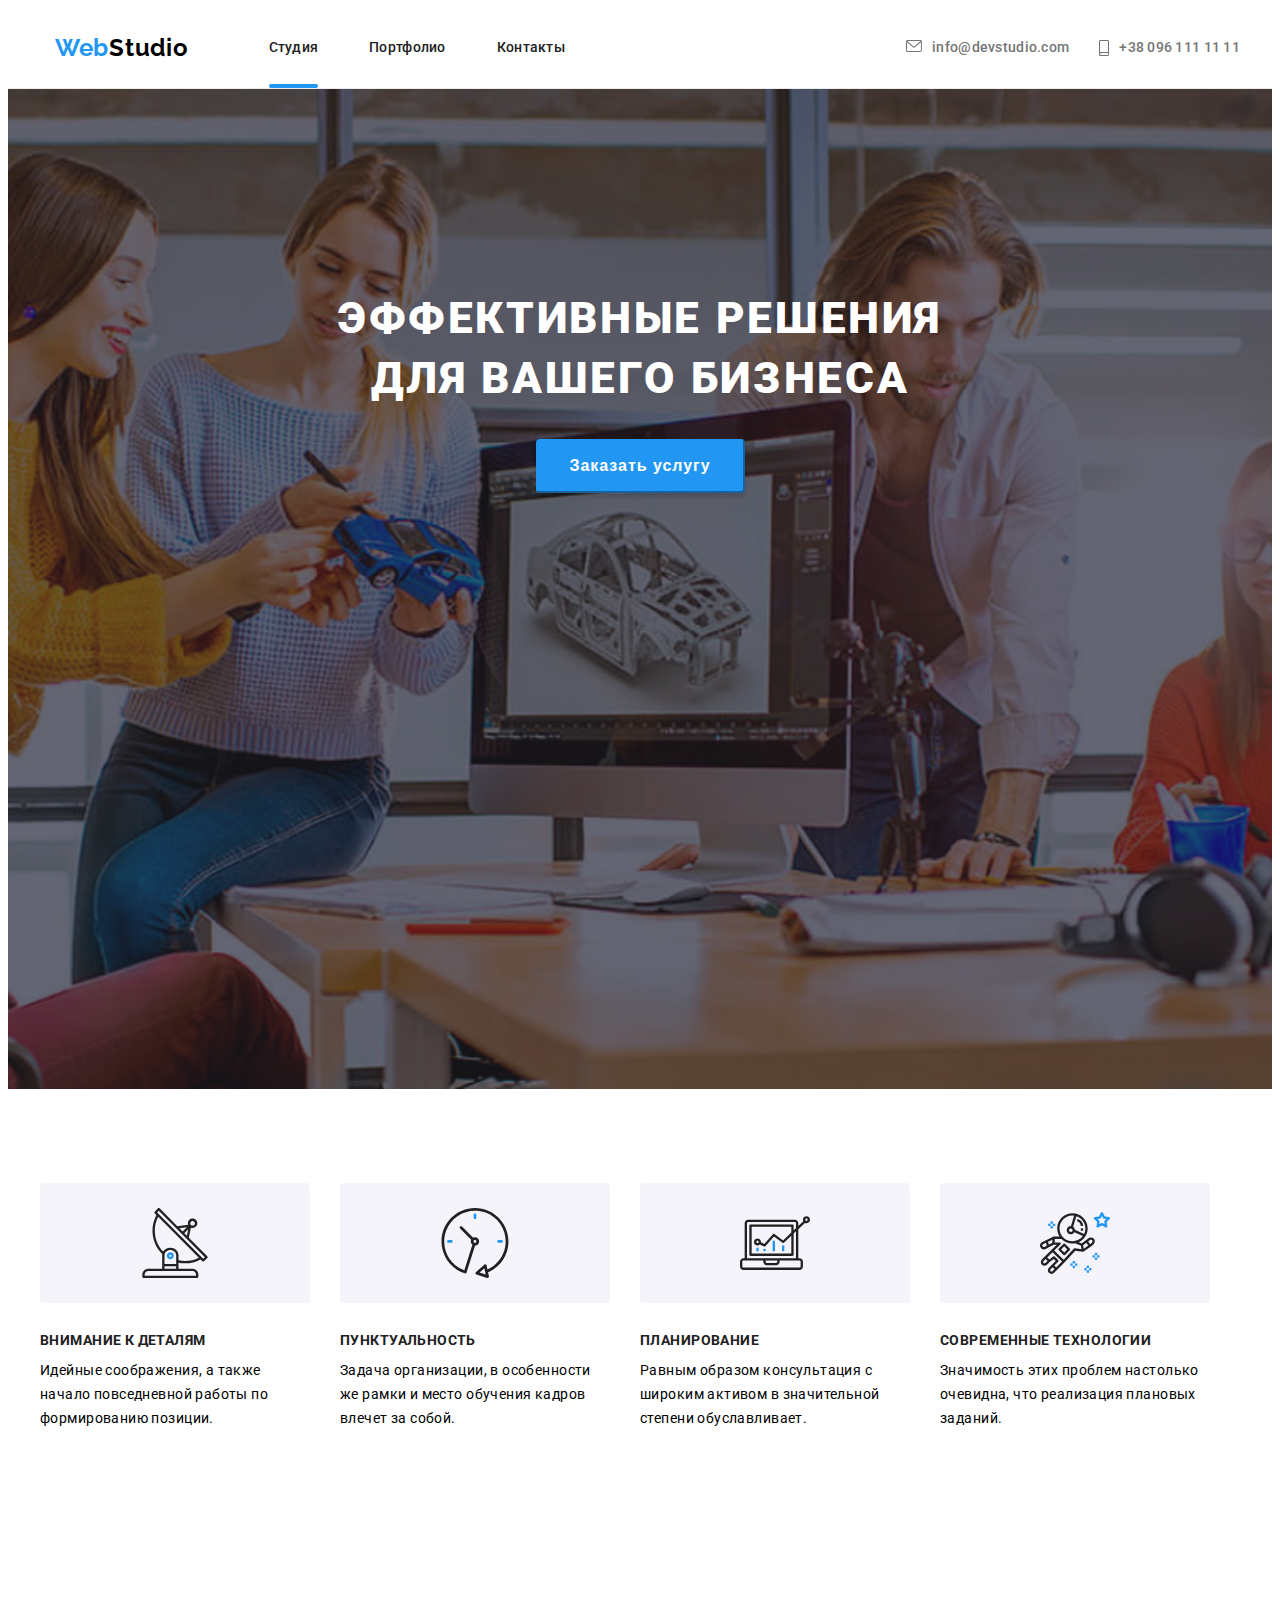
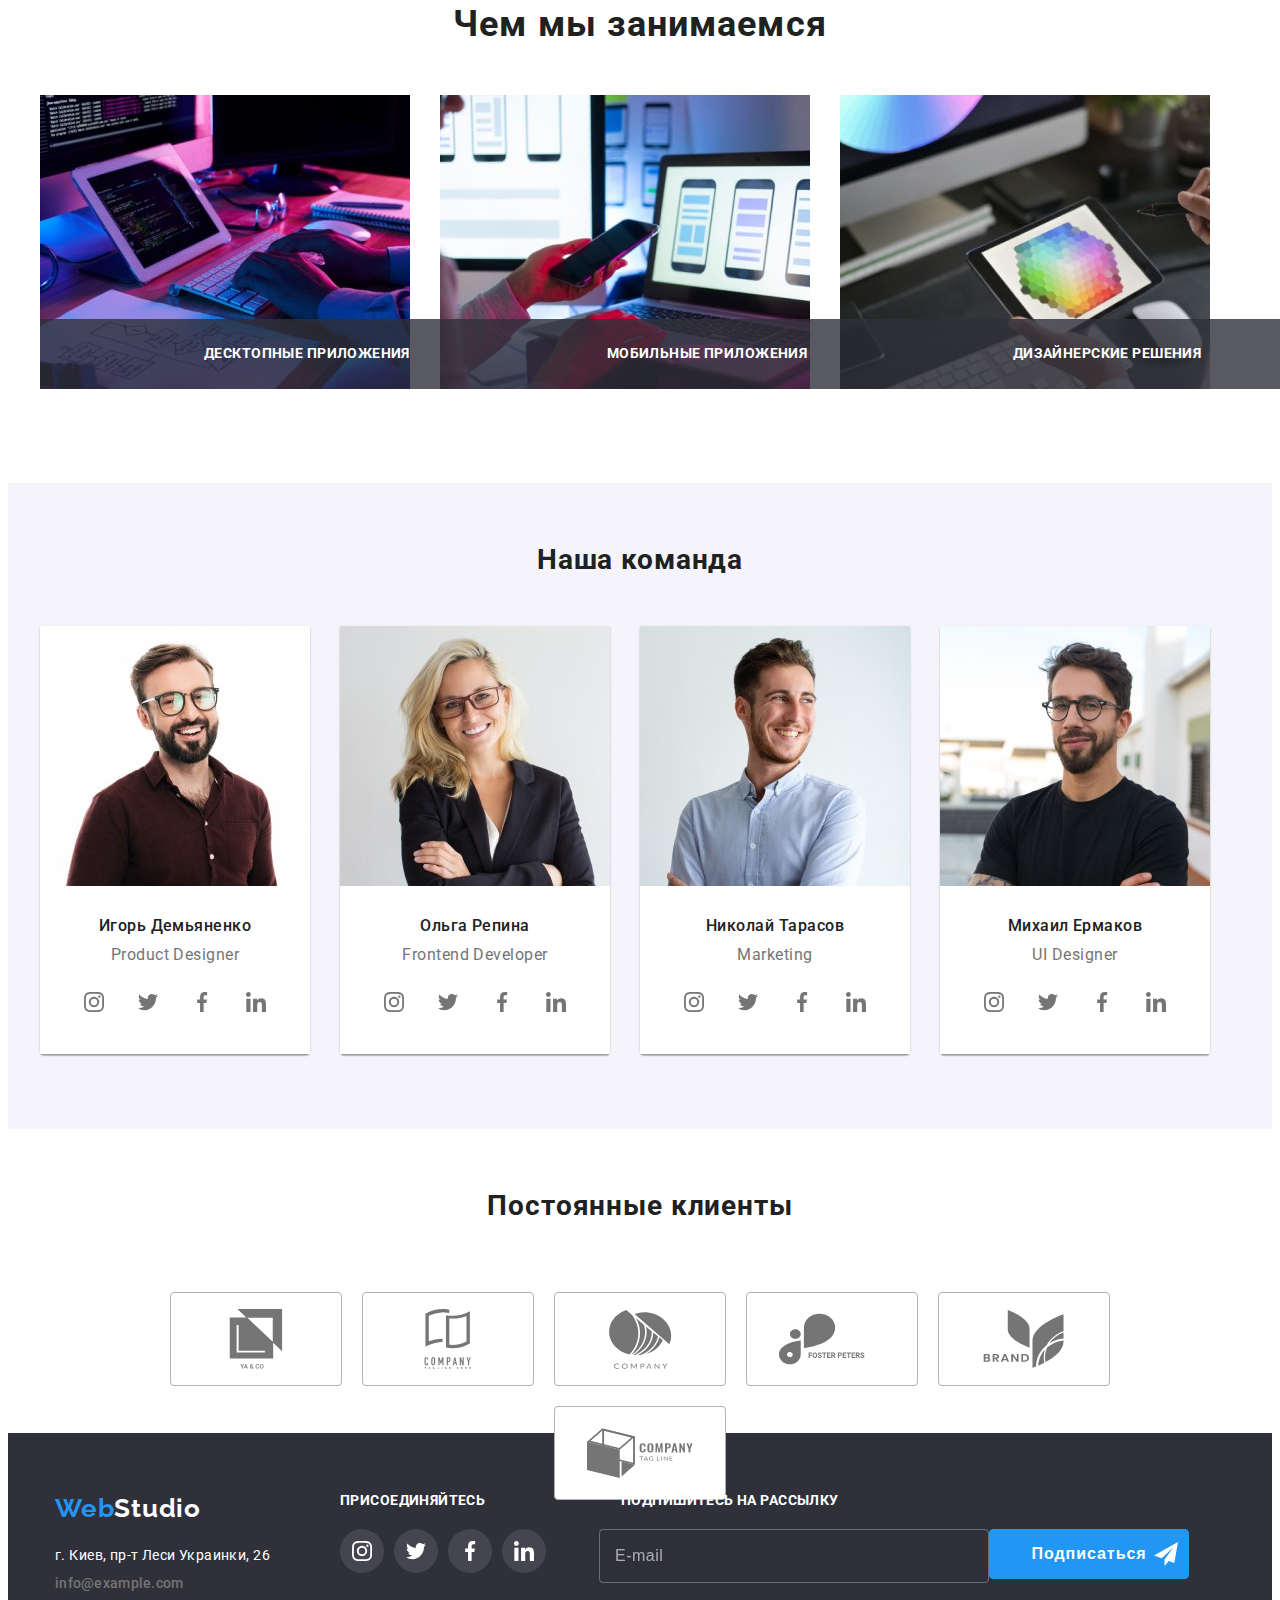
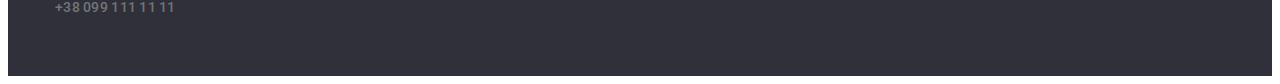
<file: index.html>
<!DOCTYPE html>
<html lang="ru">
  <head>
    <meta charset="UTF-8" />
    <meta http-equiv="X-UA-Compatible" content="IE=edge" />
    <meta name="viewport" content="width=device-width, initial-scale=1.0" />
    <title>Web Studio</title>
    <!--Modern-normalize-->
    <link
      rel="stylesheet"
      href="https://cdnjs.cloudflare.com/ajax/libs/modern-normalize/1.1.0/modern-normalize.min.css"
      integrity="sha512-wpPYUAdjBVSE4KJnH1VR1HeZfpl1ub8YT/NKx4PuQ5NmX2tKuGu6U/JRp5y+Y8XG2tV+wKQpNHVUX03MfMFn9Q=="
      crossorigin="anonymous"
      referrerpolicy="no-referrer"
    />

    <!--Подключение стилей-->
    <link rel="stylesheet" href="./css/main.min.css" />
    <link rel="stylesheet" href="./css/styles.css" />

    <!--Подключение шрифтов-->
    <link rel="preconnect" href="https://fonts.googleapis.com" />
    <link rel="preconnect" href="https://fonts.gstatic.com" crossorigin />
    <link
      href="https://fonts.googleapis.com/css2?family=Montserrat:wght@400;700&family=Raleway:wght@700&family=Roboto:wght@400;500;700;900&display=swap"
      rel="stylesheet"
    />
  </head>

  <body data-body>
    <!--Шапка сайта-->
    <header class="header">
      <div class="container">
        <nav class="header-container">
          <a class="header-list header-logo link" href="./index.html">
            <span class="accent">Web</span>Studio</a
          >

          <!--Кнопка для мобильного меню -->
          <button class="mobile-menu-btn" type="button" data-menu-button>
            <svg class="mobile-menu-icon" width="24" height="16">
              <use class="mobile-menu-burger" href="./images/icons.svg#icon-menu"></use>
              <use class="mobile-menu-close" href="./images/icons.svg#icon-close"></use>
            </svg>
          </button>

          <!-- Мобильное меню -->
          <div class="mobile-menu" data-menu>
            <ul class="mobile-menu-nav list">
              <li class="mobile-menu-nav-item">
                <a class="current-link mobile-menu-nav-link link" href="./index.html">Студия</a>
              </li>
              <li class="mobile-menu-nav-item">
                <a class="mobile-menu-nav-link link" href="./portfolio.html">Портфолио</a>
              </li>
              <li class="mobile-menu-nav-item">
                <a class="mobile-menu-nav-link link" href="">Контакты</a>
              </li>
            </ul>

            <ul class="mobile-menu-contacts list">
              <li class="mobile-menu-contacts-item">
                <a class="mobile-menu-contacts-link-tel link" href="tel:+380961111111"
                  >+38 096 111 11 11</a
                >
              </li>
              <li class="mobile-menu-contacts-item">
                <a class="mobile-menu-contacts-link link" href=" mailto:info@devstudio.com"
                  >info@devstudio.com</a
                >
              </li>
            </ul>

            <ul class="mobile-menu-socials list">
              <li class="mobile-menu-socials-item">
                <a class="mobile-menu-socials-link link" href="">Instagram</a>
              </li>
              <li class="mobile-menu-socials-item">
                <a class="mobile-menu-socials-link link" href="">Twitter</a>
              </li>
              <li class="mobile-menu-socials-item">
                <a class="mobile-menu-socials-link link" href="">Facebook</a>
              </li>
              <li class="mobile-menu-socials-item">
                <a class="mobile-menu-socials-link link" href="">LinkedIn</a>
              </li>
            </ul>
          </div>

          <ul class="header-list list">
            <li class="list-item">
              <a class="nav-link link  current" href="./index.html">Студия</a>
            </li>
            <li class="list-item">
              <a class="nav-link link" href="./portfolio.html">Портфолио</a>
            </li>
            <li class="list-item">
              <a class="nav-link link" href="">Контакты</a>
            </li>
          </ul>

          <ul class="header-contacts-item list">
            <li>
              <a class="header-link header-group-contact link" href="mailto:info@devstudio.com">
                <svg class="contact-icon" width="16" height="12">
                  <use href="./images/icons.svg#icon-envelope"></use>
                </svg>
                info@devstudio.com
              </a>
            </li>
            <li>
              <a class="header-group-contact link" href="tel:+380961111111">
                <svg class="contact-icon" width="10" height="16">
                  <use href="./images/icons.svg#icon-smartphone"></use>
                </svg>
                +38 096 111 11 11</a
              >
            </li>
          </ul>
        </nav>
      </div>
    </header>

    <!--Блок универсального контента на сайте-->
    <main>
      <!--Герой-->
      <section class="hero">
        <h1 class="hero-title">Эффективные решения для вашего бизнеса</h1>
        <button class="button" type="button" data-modal-open>Заказать услугу</button>
      </section>

      <!-- Модальное окно -->
      <div class="backdrop is-hidden" data-modal>
        <div class="modal">
          <button class="modal--close-btn" type="button" data-modal-close>
            <svg width="18" height="18">
              <use href="./images/icons.svg#icon-close-btn"></use>
            </svg>
          </button>

          <form class="register-form">
            <strong class="register-form__title">Оставьте свои данные, мы вам перезвоним</strong>

            <label class="register-form__list">
              <span class="register-form__subtitle">Имя</span>
              <input class="register-form__text" type="text" name="user-name" placeholder="" />
              <svg class="register-form__icon" width="18" height="18">
                <use href="./images/icons.svg#icon-person-black"></use>
              </svg>
            </label>

            <label class="register-form__list">
              <span class="register-form__subtitle">Телефон</span>
              <input class="register-form__text" type="tel" name="phone_number" placeholder="" />
              <svg class="register-form__icon" width="18" height="18">
                <use href="./images/icons.svg#icon-phone-black"></use>
              </svg>
            </label>

            <label class="register-form__list">
              <span class="register-form__subtitle">Почта</span>
              <input class="register-form__text" type="email" name="email" placeholder="" />
              <svg class="register-form__icon" width="18" height="18">
                <use href="./images/icons.svg#icon-email-black"></use>
              </svg>
            </label>

            <label class="register-form__list">
              <span class="register-form__subtitle">Комментарий</span>
              <textarea
                class="register-form__textarea"
                name="comment"
                placeholder="Введите текст"
              ></textarea>
            </label>

            <label class="form-checkbox">
              <input
                class="form-checkbox__input visually-hidden"
                type="checkbox"
                name="user-agreement"
              />
              <span class="form-checkbox__castom-checkbox">
                <svg class="form-checkbox__icon" width="11" height="8">
                  <use href="./images/icons.svg#icon-icon-check"></use>
                </svg>
              </span>

              <span class="form-checkbox__agreement">Соглашаюсь с рассылкой и принимаю </span>
              <a class="form-checkbox__link" href="" target="_blank">Условия договора</a>
            </label>

            <button class="footer-form-btn" type="submit">Отправить</button>
          </form>
        </div>
      </div>

      <!--Особенности-->
      <section class="about">
        <div class="container">
          <h2 class="about-title visually-hidden">Особенности</h2>

          <ul class="about-list list">
            <li class="about-item">
              <div class="about-box">
                <svg class="about-icon" width="70" height="70">
                  <use href="./images/icons.svg#icon-antenna-1"></use>
                </svg>
              </div>

              <h3 class="about-title">Внимание к деталям</h3>
              <p class="about-text">
                Идейные соображения, а также начало повседневной работы по формированию позиции.
              </p>
            </li>

            <li class="about-item">
              <div class="about-box">
                <svg class="about-icon" width="70" height="70">
                  <use href="./images/icons.svg#icon-clock-1"></use>
                </svg>
              </div>
              <h3 class="about-title">Пунктуальность</h3>
              <p class="about-text">
                Задача организации, в особенности же рамки и место обучения кадров влечет за собой.
              </p>
            </li>
            <li class="about-item">
              <div class="about-box">
                <svg class="about-icon" width="70" height="70">
                  <use href="./images/icons.svg#icon-diagram-1"></use>
                </svg>
              </div>
              <h3 class="about-title">Планирование</h3>
              <p class="about-text">
                Равным образом консультация с широким активом в значительной степени обуславливает.
              </p>
            </li>
            <li class="about-item">
              <div class="about-box">
                <svg class="about-icon" width="70" height="70">
                  <use href="./images/icons.svg#icon-astronaut-1"></use>
                </svg>
              </div>
              <h3 class="about-title">Современные технологии</h3>
              <p class="about-text">
                Значимость этих проблем настолько очевидна, что реализация плановых заданий.
              </p>
            </li>
          </ul>
        </div>
      </section>

      <!--Чем мы занимаемся-->
      <section class="work">
        <div class="container">
          <h2 class="work__title">Чем мы занимаемся</h2>

          <ul class="work__list list">
            <li class="work__item img-wrapper">

              <picture>
                <source media="(min-width:1200px)" srcset="./images/work/work-1_desk.jpg 1x, ./images/work/work-1_desk@2x.jpg 2x"
                  type="image/jpg" />

              <img
                class="work__img"
                src="./images/img1.jpg"
                alt="Верстка сайтов"
                width="370"
                height="295"
              />
              </picture>
              <p class="work__desk">ДЕСКТОПНЫЕ ПРИЛОЖЕНИЯ</p>
            </li>

            <li class="work__item img-wrapper">

              <picture>
                <source media="(min-width:1200px)" srcset="./images/work/work-2_desk.jpg 1x, ./images/work/work-2_desk@2x.jpg 2x"
                  type="image/jpg" />

              <img
                class="work__img"
                src="./images/img2.jpg"
                alt="Разработка мобильных приложений"
                width="370"
                height="295"
              />
              </picture>
              <p class="work__desk">МОБИЛЬНЫЕ ПРИЛОЖЕНИЯ</p>
            </li>

            <li class="work__item img-wrapper">
              <picture>
                <source media="(min-width:1200px)" srcset="./images/work/work-3_desk.jpg 1x, ./images/work/work-3_desk@2x.jpg 2x"
                  type="image/jpg" />

              <img
                class="work__img"
                src="./images/img3.jpg"
                alt=" Веб дизайн"
                width="370"
                height="295"
              />
              </picture>
              <p class="work__desk">ДИЗАЙНЕРСКИЕ РЕШЕНИЯ</p>
            </li>
          </ul>
        </div>
      </section>

      <!--Наша команда-->
      <section class="team">
        <div class="container">
          <h2 class="team__title">Наша команда</h2>

          <ul class="team__list list">

            <li class="team__item">
<picture>
  <source 
  media="(min-width:1200px)"
  srcset="./images/team/img-1_desk.jpg 1x, ./images/team/img-1_desk@2x.jpg 2x"
  type="image/jpg" />

<source media="(min-width:768px)" srcset="./images/team/img-1_tab.jpg 1x, ./images/team/img-1_tab@2x.jpg 2x"
  type="image/jpg" />

  <source media="(max-width:767px)" srcset="./images/team/img-1_mob.jpg 1x, ./images/team/img-1_mob@2x.jpg 2x"
    type="image/jpg" />

  <img class="team__img" src="./images/photo1.jpg" alt="Фото сотрудника" width="450" height="460"/>
</picture>
              <div class="team__wrapper">
                <h3 class="team__subtitle">Игорь Демьяненко</h3>
                <p class="team__position" lang="en">Product Designer</p>
                <ul class="social-media">
                  <li class="list social-media__item">
                    <a class="social-media__link" href="" target="_blank" rel="noopener noreferrer">
                      <svg class="social-media__icon" width="20" height="20">
                        <use href="./images/icons.svg#icon-instagram"></use>
                      </svg>
                    </a>
                  </li>
                  <li class="list social-media__item">
                    <a class="social-media__link" href="" target="_blank" rel="noopener noreferrer">
                      <svg class="social-media__icon" width="20" height="20">
                        <use href="./images/icons.svg#icon-twitter"></use>
                      </svg>
                    </a>
                  </li>
                  <li class="list social-media__item">
                    <a class="social-media__link" href="" target="_blank" rel="noopener noreferrer">
                      <svg class="social-media__icon" width="20" height="20">
                        <use href="./images/icons.svg#icon-facebook"></use>
                      </svg>
                    </a>
                  </li>
                  <li class="list social-media__item">
                    <a class="social-media__link" href="" target="_blank" rel="noopener noreferrer">
                      <svg class="social-media__icon" width="20" height="20">
                        <use href="./images/icons.svg#icon-linkedin"></use>
                      </svg>
                    </a>
                  </li>
                </ul>
              </div>
            </li>

            <li class="team__item">

              <picture>
                <source media="(min-width:1200px)" srcset="./images/team/img-2_desk.jpg 1x, ./images/team/img-2_desk@2x.jpg 2x"
                  type="image/jpg" />
              
                <source media="(min-width:768px)" srcset="./images/team/img-2_tab.jpg 1x, ./images/team/img-2_tab@2x.jpg 2x"
                  type="image/jpg" />
              
                <source media="(max-width:767px)" srcset="./images/team/img-2_mob.jpg 1x, ./images/team/img-2_mob@2x.jpg 2x"
                  type="image/jpg" />

              <img class="team__img" src="./images/photo2.jpg" alt="Фото сотрудника" width="450" height="460"/>
              </picture>


              <div class="team__wrapper">
                <h3 class="team__subtitle">Ольга Репина</h3>
                <p class="team__position" lang="en">Frontend Developer</p>
                <ul class="social-media">
                  <li class="list social-media__item">
                    <a class="social-media__link" href="" target="_blank" rel="noopener noreferrer">
                      <svg class="social-media__icon" width="20" height="20">
                        <use href="./images/icons.svg#icon-instagram"></use>
                      </svg>
                    </a>
                  </li>
                  <li class="list social-media__item">
                    <a class="social-media__link" href="" target="_blank" rel="noopener noreferrer">
                      <svg class="social-media__icon" width="20" height="20">
                        <use href="./images/icons.svg#icon-twitter"></use>
                      </svg>
                    </a>
                  </li>
                  <li class="list social-media__item">
                    <a class="social-media__link" href="" target="_blank" rel="noopener noreferrer">
                      <svg class="social-media__icon" width="20" height="20">
                        <use href="./images/icons.svg#icon-facebook"></use>
                      </svg>
                    </a>
                  </li>
                  <li class="list social-media__item">
                    <a class="social-media__link" href="" target="_blank" rel="noopener noreferrer">
                      <svg class="social-media__icon" width="20" height="20">
                        <use href="./images/icons.svg#icon-linkedin"></use>
                      </svg>
                    </a>
                  </li>
                </ul>
              </div>
            </li>
            <li class="team__item">

              <picture>
                <source media="(min-width:1200px)" srcset="./images/team/img-3_desk.jpg 1x, ./images/team/img-3_desk@2x.jpg 2x"
                  type="image/jpg" />
              
                <source media="(min-width:768px)" srcset="./images/team/img-3_tab.jpg 1x, ./images/team/img-3_tab@2x.jpg 2x"
                  type="image/jpg" />
              
                <source media="(max-width:767px)" srcset="./images/team/img-3_mob.jpg 1x, ./images/team/img-3_mob@2x.jpg 2x"
                  type="image/jpg" />

              <img
                class="team__img"
                src="./images/photo3.jpg"
                alt="Фото сотрудника"
                width="450"
                height="460"
              />
              </picture>

              <div class="team__wrapper">
                <h3 class="team__subtitle">Николай Тарасов</h3>
                <p class="team__position" lang="en">Marketing</p>
                <ul class="social-media">
                  <li class="list social-media__item">
                    <a class="social-media__link" href="" target="_blank" rel="noopener noreferrer">
                      <svg class="social-media__icon" width="20" height="20">
                        <use href="./images/icons.svg#icon-instagram"></use>
                      </svg>
                    </a>
                  </li>
                  <li class="list social-media__item">
                    <a class="social-media__link" href="" target="_blank" rel="noopener noreferrer">
                      <svg class="social-media__icon" width="20" height="20">
                        <use href="./images/icons.svg#icon-twitter"></use>
                      </svg>
                    </a>
                  </li>
                  <li class="list social-media__item">
                    <a class="social-media__link" href="" target="_blank" rel="noopener noreferrer">
                      <svg class="social-media__icon" width="20" height="20">
                        <use href="./images/icons.svg#icon-facebook"></use>
                      </svg>
                    </a>
                  </li>
                  <li class="list social-media__item">
                    <a class="social-media__link" href="" target="_blank" rel="noopener noreferrer">
                      <svg class="social-media__icon" width="20" height="20">
                        <use href="./images/icons.svg#icon-linkedin"></use>
                      </svg>
                    </a>
                  </li>
                </ul>
              </div>
            </li>
            <li class="team__item">

              <picture>
                <source media="(min-width:1200px)" srcset="./images/team/img-4_desk.jpg 1x, ./images/team/img-4_desk@2x.jpg 2x"
                  type="image/jpg" />
              
                <source media="(min-width:768px)" srcset="./images/team/img-4_tab.jpg 1x, ./images/team/img-4_tab@2x.jpg 2x"
                  type="image/jpg" />
              
                <source media="(max-width:767px)" srcset="./images/team/img-4_mob.jpg 1x, ./images/team/img-4_mob@2x.jpg 2x"
                  type="image/jpg" />
              <img
                class="team__img"
                src="./images/photo4.jpg"
                alt="Фото сотрудника"
                width="450"
                height="460"
              />
              </picture>
              <div class="team__wrapper">
                <h3 class="team__subtitle">Михаил Ермаков</h3>
                <p class="team__position" lang="en">UI Designer</p>
                <ul class="social-media">
                  <li class="list social-media__item">
                    <a class="social-media__link" href="" target="_blank" rel="noopener noreferrer">
                      <svg class="social-media__icon" width="20" height="20">
                        <use href="./images/icons.svg#icon-instagram"></use>
                      </svg>
                    </a>
                  </li>
                  <li class="list social-media__item">
                    <a class="social-media__link" href="" target="_blank" rel="noopener noreferrer">
                      <svg class="social-media__icon" width="20" height="20">
                        <use href="./images/icons.svg#icon-twitter"></use>
                      </svg>
                    </a>
                  </li>
                  <li class="list social-media__item">
                    <a class="social-media__link" href="" target="_blank" rel="noopener noreferrer">
                      <svg class="social-media__icon" width="20" height="20">
                        <use href="./images/icons.svg#icon-facebook"></use>
                      </svg>
                    </a>
                  </li>
                  <li class="list social-media__item">
                    <a class="social-media__link" href="" target="_blank" rel="noopener noreferrer">
                      <svg class="social-media__icon" width="20" height="20">
                        <use href="./images/icons.svg#icon-linkedin"></use>
                      </svg>
                    </a>
                  </li>
                </ul>
              </div>
            </li>
          </ul>
        </div>
      </section>

      <!-- Постоянные клиенты -->
      <section class="clients">
        <div class="clients-container">
          <h2 class="clients-title">Постоянные клиенты</h2>
          <ul class="client-list">
            <li class="list client-item">
              <a class="client-link" href="">
                <svg class="clients-icon" width="106" height="60">
                  <use href="./images/icons.svg#icon-client1"></use>
                </svg>
              </a>
            </li>
            <li class="list client-item">
              <a class="client-link" href="">
                <svg class="clients-icon" width="106" height="60">
                  <use href="./images/icons.svg#icon-client2"></use>
                </svg>
              </a>
            </li>
            <li class="list client-item">
              <a class="client-link" href="">
                <svg class="clients-icon" width="106" height="60">
                  <use href="./images/icons.svg#icon-client3"></use>
                </svg>
              </a>
            </li>
            <li class="list client-item">
              <a class="client-link" href="">
                <svg class="clients-icon" width="106" height="60">
                  <use href="./images/icons.svg#icon-client4"></use>
                </svg>
              </a>
            </li>
            <li class="list client-item">
              <a class="client-link" href="">
                <svg class="clients-icon" width="106" height="60">
                  <use href="./images/icons.svg#icon-client5"></use>
                </svg>
              </a>
            </li>
            <li class="list client-item">
              <a class="client-link" href="">
                <svg class="clients-icon" width="106" height="60">
                  <use href="./images/icons.svg#icon-client6"></use>
                </svg>
              </a>
            </li>
          </ul>
        </div>
      </section>
    </main>

    <!--Футер-->
    <!-- Адрес -->
  <footer class="footer">
    <div class="footer-container container">
      <div class="footer-contacts">
        <div class="footer-contact">
          <a class="logo link" href="./index.html">
            <span class="accent">Web</span><span class="logo--accent-white"> Studio</span></a>
  
          <address>
            <ul class="footer-list list">
              <li class="footer-item">
                <a class="footer-address link" href="https://goo.gl/maps/f5p9eJjtkUYFdyTp8" target="_blank"
                  rel="noopener noreferrer">
                  г. Киев, пр-т Леси Украинки, 26</a>
              </li>
              <li class="footer-item">
                <a class="group-contact link" href="mailto:info@example.com">info@example.com</a>
              </li>
              <li class="footer-item">
                <a class="group-contact link" href="tel++380991111111">+38 099 111 11 11</a>
              </li>
            </ul>
          </address>
        </div>
  
        <!-- Социальные сети -->
        <div class="footer-icons">
          <h3 class="footer-social-title">ПРИСОЕДИНЯЙТЕСЬ</h3>
          <ul class="footer-social-list">
            <li class="list">
              <a class="footer-social-link" href="" target="_blank" rel="noopener noreferrer">
                <svg class="footer-icon" width="20" height="20">
                  <use href="./images/icons.svg#icon-instagram"></use>
                </svg>
              </a>
            </li>
            <li class="list">
              <a class="footer-social-link" href="" target="_blank" rel="noopener noreferrer">
                <svg class="footer-icon" width="20" height="20">
                  <use href="./images/icons.svg#icon-twitter"></use>
                </svg>
              </a>
            </li>
            <li class="list">
              <a class="footer-social-link" href="" target="_blank" rel="noopener noreferrer">
                <svg class="footer-icon" width="20" height="20">
                  <use href="./images/icons.svg#icon-facebook"></use>
                </svg>
              </a>
            </li>
            <li class="list">
              <a class="footer-social-link" href="" target="_blank" rel="noopener noreferrer">
                <svg class="footer-icon" width="20" height="20">
                  <use href="./images/icons.svg#icon-linkedin"></use>
                </svg>
              </a>
            </li>
          </ul>
        </div>
      </div>
      <!-- Подписка -->
  
      <div class="footer-subscription">
        <h2 class="footer-social-title">ПОДПИШИТЕСЬ НА РАССЫЛКУ</h2>
        <div class="footer-forms">
          <form class="footer-form">
            <label>
              <input class="footer-input-subscription"  type="email" name="email" placeholder="E-mail" />
            </label>
          </form>
          <button class="footer-btn" type="submit">
            <span>Подписаться</span>
            <svg class="footer-form-icon" width="24" height="24">
              <use href="./images/icons.svg#icon-telegram"></use>
            </svg>
          </button>
        </div>
      </div>
    </div>
  </footer>

    <!-- Скрипт JS -->
    <script src="./js/modal.js"></script>
    <script src="./js/menu.js"></script>
  </body>
</html>
</file>
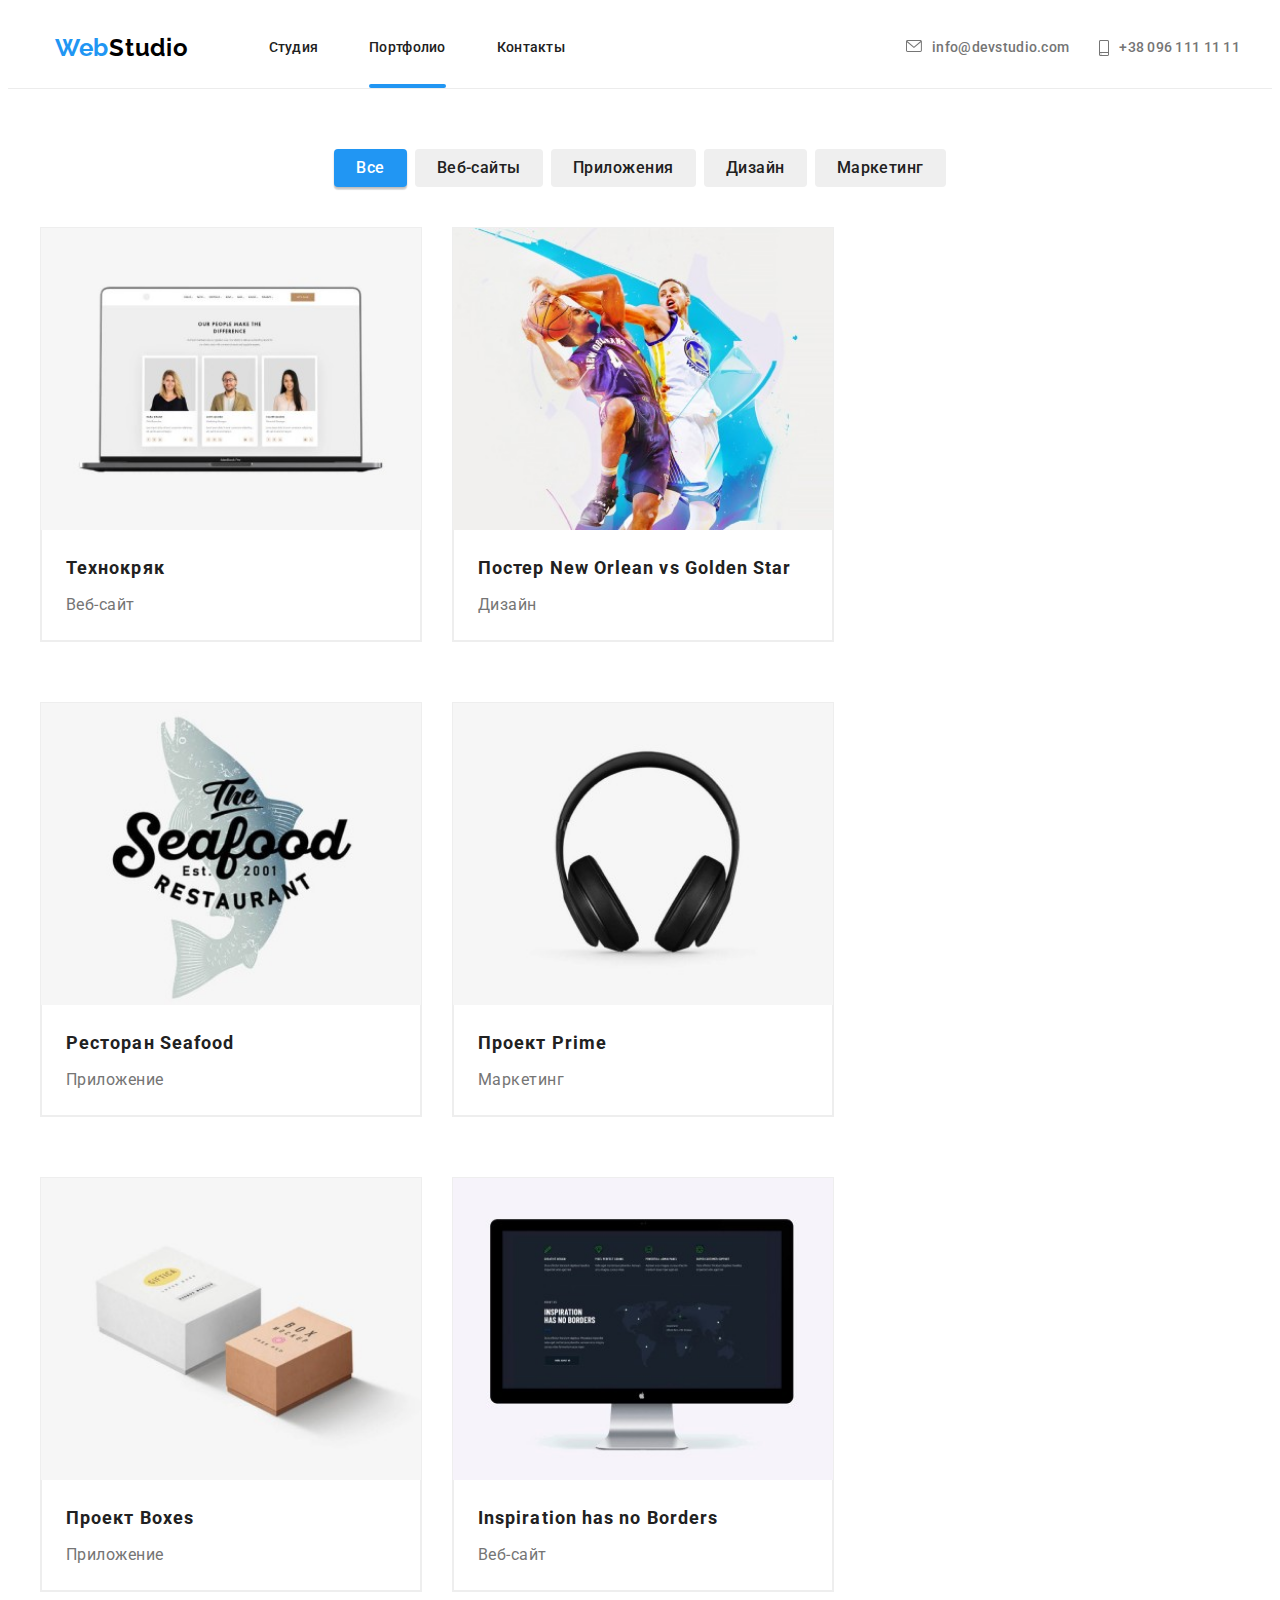
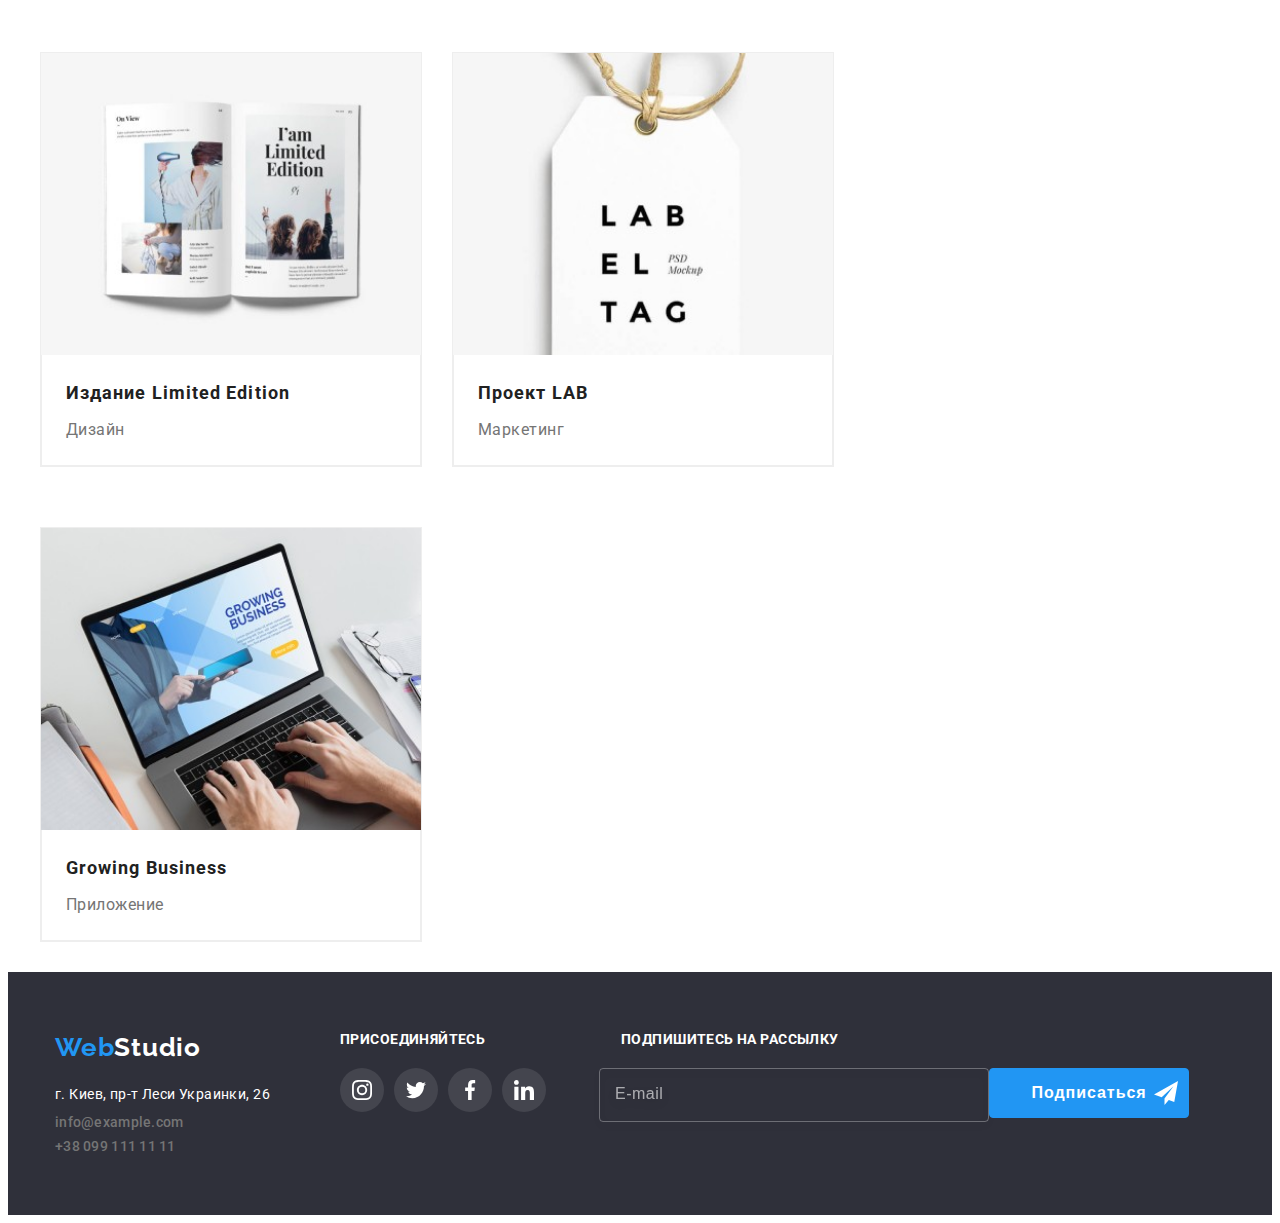
<file: portfolio.html>
<!DOCTYPE html>
<html lang="ru">
  <head>
    <meta charset="UTF-8" />
    <meta http-equiv="X-UA-Compatible" content="IE=edge" />
    <meta name="viewport" content="width=device-width, initial-scale=1.0" />
    <title>Web Studio</title>
    <!--Modern-normalize-->
    <link
      rel="stylesheet"
      href="https://cdnjs.cloudflare.com/ajax/libs/modern-normalize/1.1.0/modern-normalize.min.css"
      integrity="sha512-wpPYUAdjBVSE4KJnH1VR1HeZfpl1ub8YT/NKx4PuQ5NmX2tKuGu6U/JRp5y+Y8XG2tV+wKQpNHVUX03MfMFn9Q=="
      crossorigin="anonymous"
      referrerpolicy="no-referrer"
    />
    <!--Подключение стилей-->
    <link rel="stylesheet" href="./css/main.min.css" />
    <link rel="stylesheet" href="./css/styles.css" />

    <!--Подключение шрифтов-->
    <link rel="preconnect" href="https://fonts.googleapis.com" />
    <link rel="preconnect" href="https://fonts.gstatic.com" crossorigin />
    <link
      href="https://fonts.googleapis.com/css2?family=Montserrat:wght@400;700&family=Raleway:wght@700&family=Roboto:wght@400;500;700;900&display=swap"
      rel="stylesheet"
    />
  </head>

  <body>
    <!--Шапка сайта-->
    <header class="header">
      <div class="container">
        <nav class="header-container">
          <a class="header-list header-logo link" href="./index.html">
            <span class="accent">Web</span>Studio</a
          >

          <button class="mobile-menu-btn" type="button" data-menu-button>
            <svg class="mobile-menu-icon" width="24" height="16">
              <use class="mobile-menu-burger" href="./images/icons.svg#icon-menu"></use>
              <use class="mobile-menu-close" href="./images/icons.svg#icon-close"></use>
            </svg>
          </button>

          <!-- Мобильное меню -->
          <div class="mobile-menu" data-menu>
            <ul class="mobile-menu-nav list">
              <li class="mobile-menu-nav-item">
                <a class="mobile-menu-nav-link link" href="./index.html">Студия</a>
              </li>
              <li class="mobile-menu-nav-item">
                <a class="mobile-menu-nav-link link current-link" href="./portfolio.html"
                  >Портфолио</a
                >
              </li>
              <li class="mobile-menu-nav-item">
                <a class="mobile-menu-nav-link link" href="">Контакты</a>
              </li>
            </ul>

            <ul class="mobile-menu-contacts list">
              <li class="mobile-menu-contacts-item">
                <a class="mobile-menu-contacts-link-tel link" href="tel:+380961111111"
                  >+38 096 111 11 11</a
                >
              </li>
              <li class="mobile-menu-contacts-item">
                <a class="mobile-menu-contacts-link link" href=" mailto:info@devstudio.com"
                  >info@devstudio.com</a
                >
              </li>
            </ul>

            <ul class="mobile-menu-socials list">
              <li class="mobile-menu-socials-item">
                <a class="mobile-menu-socials-link link" href="">Instagram</a>
              </li>
              <li class="mobile-menu-socials-item">
                <a class="mobile-menu-socials-link link" href="">Twitter</a>
              </li>
              <li class="mobile-menu-socials-item">
                <a class="mobile-menu-socials-link link" href="">Facebook</a>
              </li>
              <li class="mobile-menu-socials-item">
                <a class="mobile-menu-socials-link link" href="">LinkedIn</a>
              </li>
            </ul>
          </div>

          <ul class="header-list list">
            <li class="list-item">
              <a class="nav-link link" href="./index.html">Студия</a>
            </li>
            <li class="list-item">
              <a class="nav-link link current" href="./portfolio.html">Портфолио</a>
            </li>
            <li class="list-item">
              <a class="nav-link link" href="">Контакты</a>
            </li>
          </ul>
          <ul class=" header-contacts-item list">
            <li>
              <a class="header-link header-group-contact link" href="mailto:info@devstudio.com">
                <svg class="contact-icon" width="16" height="12">
                  <use href="./images/icons.svg#icon-envelope"></use>
                </svg>
                info@devstudio.com
              </a>
            </li>
            <li>
              <a class="header-group-contact link" href="tel:+380961111111">
                <svg class="contact-icon" width="10" height="16">
                  <use href="./images/icons.svg#icon-smartphone"></use>
                </svg>
                +38 096 111 11 11</a
              >
            </li>
          </ul>
        </nav>
      </div>
    </header>

    <!--<Блок универсального контента на сайте-->
    <main>
      <!--Проекты-->
      <section class="project">
        <div class="container">
          <h1 class="visually-hidden">Проекты</h1>
          <ul class="portfolio-list list">
            <li class="portfolio-item">
              <button class="button-list portfolio-current-button" type="button">Все</button>
            </li>
            <li class="portfolio-item">
              <button class="button-list" type="button">Веб-сайты</button>
            </li>
            <li class="portfolio-item">
              <button class="button-list" type="button">Приложения</button>
            </li>
            <li class="portfolio-item">
              <button class="button-list" type="button">Дизайн</button>
            </li>
            <li class="portfolio-item">
              <button class="button-list" type="button">Маркетинг</button>
            </li>
          </ul>

          <ul class="card-set list">

            <li class="card-item">
              <a class="link" href="">

                <picture>
                  <source media="(min-width:1200px)" srcset="./images/portfolio/portfolio-1_desk.jpg 1x, ./images/portfolio/portfolio-1_desk@2x.jpg 2x"
                    type="image/jpg" />
                
                  <source media="(min-width:768px)" srcset="./images/portfolio/portfolio-1_tab.jpg 1x, ./images/portfolio/portfolio-1_tab@2x.jpg 2x"
                    type="image/jpg" />
                
                  <source media="(max-width:767px)" srcset="./images/portfolio/portfolio-1_mob.jpg 1x, ./images/portfolio/portfolio-1_mob@2x.jpg 2x"
                    type="image/jpg" />

                <img
                  src="./images/project1.jpg"
                  alt="Страница веб-сайта"
                  width="450"
                  height="294"
                />
                </picture>
                <div class="portfolio-overlay">
                  <p class="portfolio-desk">
                    Ресурс предлагает комплексные предложения с разным уровнем функционала и
                    сервисов. Все это позволит посетителю получить исчерпывающие сведения о компании
                    или частном лице.
                  </p>
                </div>
                <div class="project-container">
                  <h2 class="project-name">Технокряк</h2>
                  <p class="project-type">Веб-сайт</p>
                </div>
              </a>
            </li>

            <li class="card-item">
              <a class="link" href="">

                  <picture>
                    <source media="(min-width:1200px)"
                      srcset="./images/portfolio/portfolio-2_desk.jpg 1x, ./images/portfolio/portfolio-2_desk@2x.jpg 2x"
                      type="image/jpg" />
                  
                    <source media="(min-width:768px)"
                      srcset="./images/portfolio/portfolio-2_tab.jpg 1x, ./images/portfolio/portfolio-2_tab@2x.jpg 2x" type="image/jpg" />
                  
                    <source media="(max-width:767px)"
                      srcset="./images/portfolio/portfolio-2_mob.jpg 1x, ./images/portfolio/portfolio-2_mob@2x.jpg 2x" type="image/jpg" />
                <img src="./images/project2.jpg" alt="Баскетболисты" width="450" height="294" />
                </picture>

                <div class="portfolio-overlay">
                  <p class="portfolio-desk">
                    Ресурс предлагает комплексные предложения с разным уровнем функционала и
                    сервисов. Все это позволит посетителю получить исчерпывающие сведения о компании
                    или частном лице.
                  </p>
                </div>
                <div class="project-container">
                  <h2 class="project-name">Постер New Orlean vs Golden Star</h2>
                  <p class="project-type">Дизайн</p>
                </div>
              </a>
            </li>

            <li class="card-item">
              <a class="link" href="">

                <picture>
                  <source media="(min-width:1200px)"
                    srcset="./images/portfolio/portfolio-3_desk.jpg 1x, ./images/portfolio/portfolio-3_desk@2x.jpg 2x"
                    type="image/jpg" />
                
                  <source media="(min-width:768px)"
                    srcset="./images/portfolio/portfolio-3_tab.jpg 1x, ./images/portfolio/portfolio-3_tab@2x.jpg 2x" type="image/jpg" />
                
                  <source media="(max-width:767px)"
                    srcset="./images/portfolio/portfolio-3_mob.jpg 1x, ./images/portfolio/portfolio-3_mob@2x.jpg 2x" type="image/jpg" />
                <img src="./images/project3.jpg" alt="Логотип ресторана" width="450" height="294" />
                </picture>

                <div class="portfolio-overlay">
                  <p class="portfolio-desk">
                    Ресурс предлагает комплексные предложения с разным уровнем функционала и
                    сервисов. Все это позволит посетителю получить исчерпывающие сведения о компании
                    или частном лице.
                  </p>
                </div>
                <div class="project-container">
                  <h2 class="project-name">Ресторан Seafood</h2>
                  <p class="project-type">Приложение</p>
                </div>
              </a>
            </li>

            <li class="card-item">
              <a class="link" href="">

                <picture>
                  <source media="(min-width:1200px)"
                    srcset="./images/portfolio/portfolio-4_desk.jpg 1x, ./images/portfolio/portfolio-4_desk@2x.jpg 2x"
                    type="image/jpg" />
                
                  <source media="(min-width:768px)"
                    srcset="./images/portfolio/portfolio-4_tab.jpg 1x, ./images/portfolio/portfolio-4_tab@2x.jpg 2x" type="image/jpg" />
                
                  <source media="(max-width:767px)"
                    srcset="./images/portfolio/portfolio-4_mob.jpg 1x, ./images/portfolio/portfolio-4_mob@2x.jpg 2x" type="image/jpg" />
                <img src="./images/project4.jpg" alt="Наушники" width="450" height="294" />
                </picture>
                <div class="portfolio-overlay">
                  <p class="portfolio-desk">
                    Ресурс предлагает комплексные предложения с разным уровнем функционала и
                    сервисов. Все это позволит посетителю получить исчерпывающие сведения о компании
                    или частном лице.
                  </p>
                </div>
                <div class="project-container">
                  <h2 class="project-name">Проект Prime</h2>
                  <p class="project-type">Маркетинг</p>
                </div>
              </a>
            </li>

            <li class="card-item">
              <a class="link" href="">

                <picture>
                  <source media="(min-width:1200px)"
                    srcset="./images/portfolio/portfolio-5_desk.jpg 1x, ./images/portfolio/portfolio-5_desk@2x.jpg 2x"
                    type="image/jpg" />
                
                  <source media="(min-width:768px)"
                    srcset="./images/portfolio/portfolio-5_tab.jpg 1x, ./images/portfolio/portfolio-5_tab@2x.jpg 2x" type="image/jpg" />
                
                  <source media="(max-width:767px)"
                    srcset="./images/portfolio/portfolio-5_mob.jpg 1x, ./images/portfolio/portfolio-5_mob@2x.jpg 2x" type="image/jpg" />
                <img src="./images/project5.jpg" alt="Коробки" width="450" height="294" />
                </picture>

                <div class="portfolio-overlay">
                  <p class="portfolio-desk">
                    Ресурс предлагает комплексные предложения с разным уровнем функционала и
                    сервисов. Все это позволит посетителю получить исчерпывающие сведения о компании
                    или частном лице.
                  </p>
                </div>
                <div class="project-container">
                  <h2 class="project-name">Проект Boxes</h2>
                  <p class="project-type">Приложение</p>
                </div>
              </a>
            </li>

            <li class="card-item">
              <a class="link" href="">

                <picture>
                  <source media="(min-width:1200px)"
                    srcset="./images/portfolio/portfolio-6_desk.jpg 1x, ./images/portfolio/portfolio-6_desk@2x.jpg 2x"
                    type="image/jpg" />
                
                  <source media="(min-width:768px)"
                    srcset="./images/portfolio/portfolio-6_tab.jpg 1x, ./images/portfolio/portfolio-6_tab@2x.jpg 2x" type="image/jpg" />
                
                  <source media="(max-width:767px)"
                    srcset="./images/portfolio/portfolio-6_mob.jpg 1x, ./images/portfolio/portfolio-6_mob@2x.jpg 2x" type="image/jpg" />
                <img
                  src="./images/project6.jpg"
                  alt="Страница веб-сайта"
                  width="450"
                  height="294"
                />
                </picture>
                <div class="portfolio-overlay">
                  <p class="portfolio-desk">
                    Ресурс предлагает комплексные предложения с разным уровнем функционала и
                    сервисов. Все это позволит посетителю получить исчерпывающие сведения о компании
                    или частном лице.
                  </p>
                </div>
                <div class="project-container">
                  <h2 class="project-name">Inspiration has no Borders</h2>
                  <p class="project-type">Веб-сайт</p>
                </div>
              </a>
            </li>

            <li class="card-item">
              <a class="link" href="">

                <picture>
                  <source media="(min-width:1200px)"
                    srcset="./images/portfolio/portfolio-7_desk.jpg 1x, ./images/portfolio/portfolio-7_desk@2x.jpg 2x"
                    type="image/jpg" />
                
                  <source media="(min-width:768px)"
                    srcset="./images/portfolio/portfolio-7_tab.jpg 1x, ./images/portfolio/portfolio-7_tab@2x.jpg 2x" type="image/jpg" />
                
                  <source media="(max-width:767px)"
                    srcset="./images/portfolio/portfolio-7_mob.jpg 1x, ./images/portfolio/portfolio-7_mob@2x.jpg 2x" type="image/jpg" />
                <img
                  src="./images/project7.jpg"
                  alt="Разворот страниц журнала"
                  width="450"
                  height="294"
                />
                </picture>
                <div class="portfolio-overlay">
                  <p class="portfolio-desk">
                    Ресурс предлагает комплексные предложения с разным уровнем функционала и
                    сервисов. Все это позволит посетителю получить исчерпывающие сведения о компании
                    или частном лице.
                  </p>
                </div>

                <div class="project-container">
                  <h2 class="project-name">Издание Limited Edition</h2>
                  <p class="project-type">Дизайн</p>
                </div>
              </a>
            </li>

            <li class="card-item">
              <a class="link" href="">

                <picture>
                  <source media="(min-width:1200px)"
                    srcset="./images/portfolio/portfolio-8_desk.jpg 1x, ./images/portfolio/portfolio-8_desk@2x.jpg 2x"
                    type="image/jpg" />
                
                  <source media="(min-width:768px)"
                    srcset="./images/portfolio/portfolio-8_tab.jpg 1x, ./images/portfolio/portfolio-8_tab@2x.jpg 2x" type="image/jpg" />
                
                  <source media="(max-width:767px)"
                    srcset="./images/portfolio/portfolio-8_mob.jpg 1x, ./images/portfolio/portfolio-8_mob@2x.jpg 2x" type="image/jpg" />
                <img
                  class="card-img"
                  src="./images/project8.jpg"
                  alt="Бирка с логотипом"
                  width="450"
                  height="294"
                />
                </picture>
                <div class="portfolio-overlay">
                  <p class="portfolio-desk">
                    Ресурс предлагает комплексные предложения с разным уровнем функционала и
                    сервисов. Все это позволит посетителю получить исчерпывающие сведения о компании
                    или частном лице.
                  </p>
                </div>
                <div class="project-container">
                  <h2 class="project-name">Проект LAB</h2>
                  <p class="project-type">Маркетинг</p>
                </div>
              </a>
            </li>

            <li class="card-item">
              <a class="link" href="">

                <picture>
                  <source media="(min-width:1200px)"
                    srcset="./images/portfolio/portfolio-9_desk.jpg 1x, ./images/portfolio/portfolio-9_desk@2x.jpg 2x"
                    type="image/jpg" />
                
                  <source media="(min-width:768px)"
                    srcset="./images/portfolio/portfolio-9_tab.jpg 1x, ./images/portfolio/portfolio-9_tab@2x.jpg 2x" type="image/jpg" />
                
                  <source media="(max-width:767px)"
                    srcset="./images/portfolio/portfolio-9_mob.jpg 1x, ./images/portfolio/portfolio-9_mob@2x.jpg 2x" type="image/jpg" />
                <img
                  src="./images/project9.jpg"
                  alt="Эффективная работа"
                  width="450"
                  height="294"
                />
                </picture>
                <div class="portfolio-overlay">
                  <p class="portfolio-desk">
                    Ресурс предлагает комплексные предложения с разным уровнем функционала и
                    сервисов. Все это позволит посетителю получить исчерпывающие сведения о компании
                    или частном лице.
                  </p>
                </div>
                <div class="project-container">
                  <h2 class="project-name">Growing Business</h2>
                  <p class="project-type">Приложение</p>
                </div>
              </a>
            </li>
          </ul>
        </div>
      </section>
    </main>

    <!--Футер-->
    <!-- Адрес -->
    <footer class="footer">
      <div class="footer-container container">
        <div class="footer-contacts">
          <div class="footer-contact">
            <a class="logo link" href="./index.html">
              <span class="accent">Web</span><span class="logo--accent-white"> Studio</span></a>
    
            <address>
              <ul class="footer-list list">
                <li class="footer-item">
                  <a class="footer-address link" href="https://goo.gl/maps/f5p9eJjtkUYFdyTp8" target="_blank"
                    rel="noopener noreferrer">
                    г. Киев, пр-т Леси Украинки, 26</a>
                </li>
                <li class="footer-item">
                  <a class="group-contact link" href="mailto:info@example.com">info@example.com</a>
                </li>
                <li class="footer-item">
                  <a class="group-contact link" href="tel++380991111111">+38 099 111 11 11</a>
                </li>
              </ul>
            </address>
          </div>
    
          <!-- Социальные сети -->
          <div class="footer-icons">
            <h3 class="footer-social-title">ПРИСОЕДИНЯЙТЕСЬ</h3>
            <ul class="footer-social-list">
              <li class="list">
                <a class="footer-social-link" href="" target="_blank" rel="noopener noreferrer">
                  <svg class="footer-icon" width="20" height="20">
                    <use href="./images/icons.svg#icon-instagram"></use>
                  </svg>
                </a>
              </li>
              <li class="list">
                <a class="footer-social-link" href="" target="_blank" rel="noopener noreferrer">
                  <svg class="footer-icon" width="20" height="20">
                    <use href="./images/icons.svg#icon-twitter"></use>
                  </svg>
                </a>
              </li>
              <li class="list">
                <a class="footer-social-link" href="" target="_blank" rel="noopener noreferrer">
                  <svg class="footer-icon" width="20" height="20">
                    <use href="./images/icons.svg#icon-facebook"></use>
                  </svg>
                </a>
              </li>
              <li class="list">
                <a class="footer-social-link" href="" target="_blank" rel="noopener noreferrer">
                  <svg class="footer-icon" width="20" height="20">
                    <use href="./images/icons.svg#icon-linkedin"></use>
                  </svg>
                </a>
              </li>
            </ul>
          </div>
        </div>
        <!-- Подписка -->
    
        <div class="footer-subscription">
          <h2 class="footer-social-title">ПОДПИШИТЕСЬ НА РАССЫЛКУ</h2>
          <div class="footer-forms">
            <form class="footer-form">
              <label>
                <input class="footer-input-subscription" type="email" name="email" placeholder="E-mail" />
              </label>
            </form>
            <button class="footer-btn" type="submit">
              <span>Подписаться</span>
              <svg class="footer-form-icon" width="24" height="24">
                <use href="./images/icons.svg#icon-telegram"></use>
              </svg>
            </button>
          </div>
        </div>
      </div>
    </footer>

    <script src="./js/menu.js"></script>
  </body>
</html>
</file>
<file: css/styles.css>
/* Подчеркивание ссылок и маркеры */

/* Логотип */

/* Шапка  */

/* Блок основного контента */

/* Герой */

/* Модальное окно */

/* Оформление модального окна */

/* Особнности  */

/* Чем мы занимаемся */

/* Наша команда */

/* Постоянные киенты */

/* Футер */

/* Портфолио */
</file>
<file: css/main.min.css>
:root{--basic-txt-color: #212121;--accent-txt-color: #2196f3;--secondary-txt-color: #ffffff;--paragraph-txt-color: #757575;--button-txt-color: #188ce8;--logo-color: #000000;--bg-color: #2f303a;--secondary-bg-color: #f5f4fa;--card-set-gap: 15px}.visually-hidden{position:absolute;width:1px;height:1px;margin:-1px;border:0;padding:0;white-space:nowrap;-webkit-clip-path:inset(100%);clip-path:inset(100%);clip:rect(0 0 0 0);overflow:hidden}body{font-family:"Roboto","Raleway",sans-serif;font-size:14px}body.no-scroll{overflow:hidden}h1,h2,h3,h4,p{margin:0}.link{text-decoration:none}.list{list-style:none;margin:0;padding:0}img{display:block;max-width:100%;height:auto}@media screen and (min-width: 768px){.card-set{display:-webkit-box;display:-ms-flexbox;display:flex;-ms-flex-wrap:wrap;flex-wrap:wrap;margin-left:-30px;margin-top:-30px}}.card-item{position:relative;overflow:hidden;-webkit-transition-property:-webkit-box-shadow;transition-property:-webkit-box-shadow;transition-property:box-shadow;transition-property:box-shadow, -webkit-box-shadow;-webkit-transition-duration:250ms;transition-duration:250ms;-webkit-transition-timing-function:cubic-bezier(0.4, 0, 0.2, 1);transition-timing-function:cubic-bezier(0.4, 0, 0.2, 1);background:#fff;border:1px solid #eee;margin-bottom:30px;transition-property:box-shadow;transition-duration:250ms;transition-timing-function:cubic-bezier(0.4, 0, 0.2, 1);background:#fff;border:1px solid #eee;margin-bottom:30px}@media screen and (min-width: 768px){.card-item{-ms-flex-preferred-size:calc(50% - 30px);flex-basis:calc(50% - 30px);margin-left:30px;margin-top:30px}}.card-item:hover{-webkit-box-shadow:0px 1px 1px rgba(0,0,0,.12),0px 4px 4px rgba(0,0,0,.06),1px 4px 6px rgba(0,0,0,.16);box-shadow:0px 1px 1px rgba(0,0,0,.12),0px 4px 4px rgba(0,0,0,.06),1px 4px 6px rgba(0,0,0,.16)}@media screen and (min-width: 1200px){.card-item{-ms-flex-preferred-size:calc(33.3333333333% - 30px);flex-basis:calc(33.3333333333% - 30px);margin-left:30px;margin-top:30px}}.card-item:hover{-webkit-box-shadow:0px 1px 1px rgba(0,0,0,.12),0px 4px 4px rgba(0,0,0,.06),1px 4px 6px rgba(0,0,0,.16);box-shadow:0px 1px 1px rgba(0,0,0,.12),0px 4px 4px rgba(0,0,0,.06),1px 4px 6px rgba(0,0,0,.16)}.portfolio-overlay{position:absolute;top:0;left:0;-webkit-transform:translateY(160%);transform:translateY(160%);display:-webkit-box;display:-ms-flexbox;display:flex;-webkit-box-align:center;-ms-flex-align:center;align-items:center;-webkit-box-pack:center;-ms-flex-pack:center;justify-content:center;background:rgba(33,150,243,.9);padding:63px 24px;-webkit-transition-property:-webkit-transform;transition-property:-webkit-transform;transition-property:transform;transition-property:transform, -webkit-transform;-webkit-transition-duration:250ms;transition-duration:250ms;-webkit-transition-timing-function:cubic-bezier(0.4, 0, 0.2, 1);transition-timing-function:cubic-bezier(0.4, 0, 0.2, 1)}.card-item:hover .portfolio-overlay,.card-item:focus .portfolio-overlay{-webkit-transform:translateY(0);transform:translateY(0)}.backdrop{position:fixed;top:0;left:0;z-index:1000;width:100%;height:100%;background:rgba(0,0,0,.2);opacity:1;visibility:visible;pointer-events:initial;-webkit-transition-property:opacity,visibility;transition-property:opacity,visibility;-webkit-transition-duration:250ms;transition-duration:250ms;-webkit-transition-timing-function:cubic-bezier(0.4, 0, 0.2, 1);transition-timing-function:cubic-bezier(0.4, 0, 0.2, 1)}.backdrop.is-hidden{opacity:0;visibility:hidden;pointer-events:none}.modal{position:absolute;top:50%;left:50%;-webkit-transform:translate(-50%, -50%);transform:translate(-50%, -50%);width:528px;height:581px;padding:40px;background-color:#fff;-webkit-box-shadow:0px 1px 3px rgba(0,0,0,.12),0px 1px 1px rgba(0,0,0,.14),0px 2px 1px rgba(0,0,0,.2);box-shadow:0px 1px 3px rgba(0,0,0,.12),0px 1px 1px rgba(0,0,0,.14),0px 2px 1px rgba(0,0,0,.2);border-radius:4px}.modal--close-btn{position:absolute;top:0;right:0;display:-webkit-box;display:-ms-flexbox;display:flex;-webkit-box-align:center;-ms-flex-align:center;align-items:center;-webkit-box-pack:center;-ms-flex-pack:center;justify-content:center;width:30px;height:30px;padding:0;-webkit-transform:translate(-30%, 30%);transform:translate(-30%, 30%);border-radius:50%;border:1px solid rgba(0,0,0,.1);background:#fff;cursor:pointer}.modal--close-btn:hover,.modal--close-btn:focus{fill:var(--accent-txt-color)}.button{margin-left:auto;margin-right:auto;font-weight:700;font-size:16px;line-height:1.88;display:-webkit-box;display:-ms-flexbox;display:flex;padding:10px 32px;letter-spacing:.06em;color:var(--secondary-txt-color);background-color:var(--accent-txt-color);cursor:pointer;border-radius:4px;-webkit-box-shadow:0px 4px 4px rgba(0,0,0,.15);box-shadow:0px 4px 4px rgba(0,0,0,.15);border-color:var(--accent-txt-color);-webkit-transition-property:background-color;transition-property:background-color;-webkit-transition-duration:250ms;transition-duration:250ms;-webkit-transition-timing-function:cubic-bezier(0.4, 0, 0.2, 1);transition-timing-function:cubic-bezier(0.4, 0, 0.2, 1)}.button:hover,.button:focus{background-color:var(--button-txt-color)}.current-button{color:var(--secondary-txt-color);background-color:var(--accent-txt-color);-webkit-box-shadow:0px 3px 1px rgba(0,0,0,.1),0px 1px 2px rgba(0,0,0,.08),0px 2px 2px rgba(0,0,0,.12);box-shadow:0px 3px 1px rgba(0,0,0,.1),0px 1px 2px rgba(0,0,0,.08),0px 2px 2px rgba(0,0,0,.12)}.current{color:#2196f3}.current::after{content:"";position:absolute;bottom:0;left:0;width:100%;height:4px;display:inline-block;background-color:var(--accent-txt-color);border-radius:2px}.container{padding-left:15px;padding-right:15px;margin-left:auto;margin-right:auto}@media screen and (min-width: 480px){.container{width:480px}}@media screen and (min-width: 768px){.container{width:768px}}@media screen and (min-width: 1200px){.container{width:1200px}}.logo{font-family:"Raleway",sans-serif;font-weight:700;font-size:26px;line-height:1.19;letter-spacing:.03em;color:var(--logo-color)}@media screen and (min-width: 480px){.logo{display:-webkit-box;display:-ms-flexbox;display:flex;-webkit-box-pack:center;-ms-flex-pack:center;justify-content:center;margin-bottom:20px}}@media screen and (min-width: 1200px){.logo{display:-webkit-box;display:-ms-flexbox;display:flex;-webkit-box-pack:start;-ms-flex-pack:start;justify-content:flex-start}}.accent{color:var(--accent-txt-color)}.logo--accent-white{color:var(--secondary-txt-color)}.social-media{display:-webkit-box;display:-ms-flexbox;display:flex;-webkit-box-pack:center;-ms-flex-pack:center;justify-content:center;padding-left:0}.social-media__item:not(:last-child){margin-right:10px}.social-media__link{display:-webkit-box;display:-ms-flexbox;display:flex;-webkit-box-align:center;-ms-flex-align:center;align-items:center;-webkit-box-pack:center;-ms-flex-pack:center;justify-content:center;width:44px;height:44px;background-color:#fff;border-radius:50%;color:AFB1B8;-webkit-transition-property:background-color;transition-property:background-color;-webkit-transition-duration:250ms;transition-duration:250ms;-webkit-transition-timing-function:cubic-bezier(0.4, 0, 0.2, 1);transition-timing-function:cubic-bezier(0.4, 0, 0.2, 1)}.social-media__link:hover,.social-media__link:focus{background-color:var(--accent-txt-color)}.social-media__icon{fill:var(--paragraph-txt-color);-webkit-transition-property:fill;transition-property:fill;-webkit-transition-duration:250ms;transition-duration:250ms;-webkit-transition-timing-function:cubic-bezier(0.4, 0, 0.2, 1);transition-timing-function:cubic-bezier(0.4, 0, 0.2, 1)}.social-media__link:hover .social-media__icon,.social-media__link:focus .social-media__icon{fill:#fff}.mobile-menu-btn{background-color:rgba(0,0,0,0);border:none;width:40px;display:-webkit-box;display:-ms-flexbox;display:flex;-webkit-box-align:center;-ms-flex-align:center;align-items:center;-webkit-box-pack:center;-ms-flex-pack:center;justify-content:center;margin-left:auto;z-index:1000}@media screen and (min-width: 768px){.mobile-menu-btn{display:none}}.mobile-menu-burger{-webkit-transition:500ms;transition:500ms}.mobile-menu-btn.is-open .mobile-menu-burger{opacity:0}.mobile-menu-close{opacity:0;-webkit-transition:500ms;transition:500ms}.mobile-menu-btn.is-open .mobile-menu-close{opacity:1}.mobile-menu-btn :hover .mobile-menu-close .mobile-menu-btn :focus .mobile-menu-close{fill:#2196f3}.mobile-menu{position:fixed;top:0;left:0;z-index:100;-webkit-transform:translateX(100%);transform:translateX(100%);width:100%;height:100%;padding:48px 40px;display:-webkit-box;display:-ms-flexbox;display:flex;-webkit-box-orient:vertical;-webkit-box-direction:normal;-ms-flex-direction:column;flex-direction:column;background-color:#fff;-webkit-transition:-webkit-transform 500ms;transition:-webkit-transform 500ms;transition:transform 500ms;transition:transform 500ms, -webkit-transform 500ms}.mobile-menu.is-open{-webkit-transform:translateX(0);transform:translateX(0)}.mobile-menu-nav{margin-bottom:auto;font-weight:500;font-size:40px;line-height:47px;letter-spacing:.02em;color:#212121}.mobile-menu-nav-link{font-weight:500;font-size:40px;line-height:47px;letter-spacing:.02em;color:#212121}.mobile-menu-nav-item:not(:last-child){margin-bottom:32px}.mobile-menu-contacts{margin-bottom:64px;font-weight:500;font-size:24px;line-height:1.17;letter-spacing:.02em;color:#757575}.mobile-menu-contacts-link{font-weight:500;font-size:24px;line-height:28px;letter-spacing:.02em;color:#757575}.mobile-menu-contacts-link-tel{font-weight:500;font-size:34px;line-height:1.18;letter-spacing:.02em;color:#2196f3}.mobile-menu-contacts-item:not(:last-child){margin-bottom:32px}.mobile-menu-socials{display:-webkit-box;display:-ms-flexbox;display:flex;-webkit-box-align:center;-ms-flex-align:center;align-items:center;-ms-flex-wrap:wrap;flex-wrap:wrap;gap:10px;font-weight:500;font-size:18px;line-height:1.22;letter-spacing:.02em;color:#2196f3}.mobile-menu-socials-item:not(:last-child) .mobile-menu-socials-link{padding-right:10px;border-right:1px solid #2196f3}.mobile-menu-socials-link{font-weight:500;font-size:18px;line-height:1.22;letter-spacing:.02em;color:#2196f3}.current-link{color:#2196f3}@media screen and (min-width: 768px){.header-list{margin-left:80px;display:-webkit-box;display:-ms-flexbox;display:flex;-webkit-box-align:center;-ms-flex-align:center;align-items:center}}.header{border-bottom:1px solid #ececec}.header-logo{font-family:"Raleway",sans-serif;font-weight:700;font-size:24px;line-height:1.19;letter-spacing:.03em;color:var(--logo-color);display:block;margin-top:16px;margin-bottom:16px;margin-left:15px}.header-container{display:-webkit-box;display:-ms-flexbox;display:flex;-webkit-box-align:center;-ms-flex-align:center;align-items:center}@media screen and (min-width: 768px){.nav-link{padding-top:32px;padding-bottom:32px;display:block;font-weight:500;font-size:14px;line-height:1.14;letter-spacing:.02em;color:var(--basic-txt-color);-webkit-transition-property:color;transition-property:color;-webkit-transition-duration:250ms;transition-duration:250ms;-webkit-transition-timing-function:cubic-bezier(0.4, 0, 0.2, 1);transition-timing-function:cubic-bezier(0.4, 0, 0.2, 1)}.nav-link:hover,.nav-link:focus{color:var(--accent-txt-color)}}.list-item{display:none}@media screen and (min-width: 768px){.list-item{display:-webkit-box;display:-ms-flexbox;display:flex;position:relative;margin-right:51px}}@media screen and (min-width: 480px){.group-contact{font-weight:500;font-size:14px;line-height:1.14;letter-spacing:.02em;color:var(--paragraph-txt-color);font-style:normal;padding-top:32px;padding-bottom:32px;-webkit-transition-property:color;transition-property:color;-webkit-transition-duration:250ms;transition-duration:250ms;-webkit-transition-timing-function:cubic-bezier(0.4, 0, 0.2, 1);transition-timing-function:cubic-bezier(0.4, 0, 0.2, 1)}.group-contact:hover,.group-contact:focus{color:var(--accent-txt-color)}.group-contact:hover .contact-icon,.group-contact:focus .contact-icon{fill:var(--accent-txt-color)}}@media screen and (min-width: 768px){.group-contact{font-weight:500;font-size:14px;line-height:1.14;letter-spacing:.02em;color:var(--paragraph-txt-color);font-style:normal;padding-top:32px;padding-bottom:32px;-webkit-transition-property:color;transition-property:color;-webkit-transition-duration:250ms;transition-duration:250ms;-webkit-transition-timing-function:cubic-bezier(0.4, 0, 0.2, 1);transition-timing-function:cubic-bezier(0.4, 0, 0.2, 1)}.group-contact:hover,.group-contact:focus{color:var(--accent-txt-color)}.group-contact:hover .contact-icon,.group-contact:focus .contact-icon{fill:var(--accent-txt-color)}}.group{display:-webkit-box;display:-ms-flexbox;display:flex}@media screen and (min-width: 768px){.contact-icon{fill:var(--paragraph-txt-color);margin-right:10px}}.header-contacts-item{display:-webkit-box;display:-ms-flexbox;display:flex;-webkit-box-orient:vertical;-webkit-box-direction:normal;-ms-flex-direction:column;flex-direction:column;gap:10px}@media screen and (min-width: 1200px){.header-contacts-item{display:-webkit-box;display:-ms-flexbox;display:flex;-webkit-box-orient:horizontal;-webkit-box-direction:normal;-ms-flex-direction:row;flex-direction:row;margin-left:auto;gap:30px}}.header-group-contact{display:none}@media screen and (min-width: 768px){.header-group-contact{display:-webkit-box;display:-ms-flexbox;display:flex;font-weight:500;font-size:14px;line-height:1.14;letter-spacing:.02em;color:var(--paragraph-txt-color);font-style:normal;-webkit-transition-property:color;transition-property:color;-webkit-transition-duration:250ms;transition-duration:250ms;-webkit-transition-timing-function:cubic-bezier(0.4, 0, 0.2, 1);transition-timing-function:cubic-bezier(0.4, 0, 0.2, 1)}.header-group-contact:hover,.header-group-contact:focus{color:var(--accent-txt-color)}.header-group-contact:hover .contact-icon,.header-group-contact:focus .contact-icon{fill:var(--accent-txt-color)}}.hero{max-width:1600px;height:600px;margin-left:auto;margin-right:auto;background-color:var(--bg-color);padding-top:200px;padding-bottom:200px;background-position:center;background-repeat:no-repeat;background-size:cover;background-image:-webkit-gradient(linear, left top, right top, from(rgba(47, 48, 58, 0.4)), to(rgba(47, 48, 58, 0.4))),url(../images/hero/hero-bg_mob.jpg);background-image:linear-gradient(to right, rgba(47, 48, 58, 0.4), rgba(47, 48, 58, 0.4)),url(../images/hero/hero-bg_mob.jpg)}@media(min-device-pixel-ratio: 2),(-webkit-min-device-pixel-ratio: 2),(min-resolution: 192dpi),(min-resolution: 2dppx){.hero{background-image:-webkit-gradient(linear, left top, right top, from(rgba(47, 48, 58, 0.4)), to(rgba(47, 48, 58, 0.4))),url(../images/hero/hero-bg_mob@2x.jpg);background-image:linear-gradient(to right, rgba(47, 48, 58, 0.4), rgba(47, 48, 58, 0.4)),url(../images/hero/hero-bg_mob@2x.jpg)}}@media screen and (min-width: 768px){.hero{background-image:-webkit-gradient(linear, left top, right top, from(rgba(47, 48, 58, 0.4)), to(rgba(47, 48, 58, 0.4))),url(../images/hero/hero-bg_tab.jpg);background-image:linear-gradient(to right, rgba(47, 48, 58, 0.4), rgba(47, 48, 58, 0.4)),url(../images/hero/hero-bg_tab.jpg)}}@media screen and (min-width: 768px)and (min-device-pixel-ratio: 2),screen and (min-width: 768px)and (-webkit-min-device-pixel-ratio: 2),screen and (min-width: 768px)and (min-resolution: 192dpi),screen and (min-width: 768px)and (min-resolution: 2dppx){.hero{background-image:-webkit-gradient(linear, left top, right top, from(rgba(47, 48, 58, 0.4)), to(rgba(47, 48, 58, 0.4))),url(../images/hero/hero-bg_tab@2x.jpg);background-image:linear-gradient(to right, rgba(47, 48, 58, 0.4), rgba(47, 48, 58, 0.4)),url(../images/hero/hero-bg_tab@2x.jpg)}}@media screen and (min-width: 1200px){.hero{background-image:-webkit-gradient(linear, left top, right top, from(rgba(47, 48, 58, 0.4)), to(rgba(47, 48, 58, 0.4))),url(../images/hero/hero-bg_desk.jpg);background-image:linear-gradient(to right, rgba(47, 48, 58, 0.4), rgba(47, 48, 58, 0.4)),url(../images/hero/hero-bg_desk.jpg)}}@media screen and (min-width: 1200px)and (min-device-pixel-ratio: 2),screen and (min-width: 1200px)and (-webkit-min-device-pixel-ratio: 2),screen and (min-width: 1200px)and (min-resolution: 192dpi),screen and (min-width: 1200px)and (min-resolution: 2dppx){.hero{background-image:-webkit-gradient(linear, left top, right top, from(rgba(47, 48, 58, 0.4)), to(rgba(47, 48, 58, 0.4))),url(../images/hero/hero-bg_desk@2x.jpg);background-image:linear-gradient(to right, rgba(47, 48, 58, 0.4), rgba(47, 48, 58, 0.4)),url(../images/hero/hero-bg_desk@2x.jpg)}}.hero-title{margin-bottom:30px;margin-left:auto;margin-right:auto;width:360px;font-weight:900;font-size:26px;line-height:1.62;text-align:center;letter-spacing:.06em;text-transform:uppercase;color:var(--secondary-txt-color)}@media screen and (min-width: 768px){.hero-title{width:360px;height:84px;font-weight:900;font-size:26px;line-height:1.62;text-align:center;letter-spacing:.06em;text-transform:uppercase}}@media screen and (min-width: 1200px){.hero-title{width:696px;height:120px;font-weight:900;font-size:44px;line-height:1.36;text-align:center;letter-spacing:.06em;text-transform:uppercase}}.about{padding-top:60px}@media screen and (min-width: 1200px){.about{padding-top:94px}}@media screen and (min-width: 768px){.about-list{display:-webkit-box;display:-ms-flexbox;display:flex;-ms-flex-wrap:wrap;flex-wrap:wrap}}@media screen and (min-width: 768px){.about-item{width:50%}}@media screen and (min-width: 1200px){.about-item{width:25%}}.about-text{margin-bottom:30px;font-weight:400;font-size:14px;line-height:1.71;letter-spacing:.03em;color:var(--icon-color)}@media screen and (min-width: 1200px){.about-text{width:270px;height:120px}}.about-title{margin-bottom:10px;font-weight:700;font-size:14px;line-height:1.14;letter-spacing:.03em;text-transform:uppercase;color:var(--basic-txt-color);text-align:center}@media screen and (min-width: 768px){.about-title{text-align:start}}.about-box{display:-webkit-box;display:-ms-flexbox;display:flex;-webkit-box-align:center;-ms-flex-align:center;align-items:center;-webkit-box-pack:center;-ms-flex-pack:center;justify-content:center;border-radius:4px;background-color:#f5f4fa;margin-bottom:30px;width:450px;height:120px}@media screen and (min-width: 768px){.about-box{width:354px;height:120px}}@media screen and (min-width: 1200px){.about-box{width:270px;height:120px}}.work{padding:94px 0px}@media screen and (max-width: 1199px){.work{display:none}}.work__title{font-weight:700;font-size:36px;line-height:1.17;letter-spacing:.03em;color:var(--basic-txt-color);text-align:center;margin-bottom:50px}.work__list{display:-webkit-box;display:-ms-flexbox;display:flex}.work__item{margin-right:30px}.work__item:last-child{margin-right:0}.work__img{display:block;max-width:100%;height:100%}.work__desk{padding:27px 82px;font-weight:700;font-size:14px;line-height:1.14;text-align:center;letter-spacing:.03em;text-transform:uppercase;color:#fff;background:rgba(47,48,58,.8);width:370px;position:absolute;bottom:0;left:0}.img-wrapper{position:relative}.team{padding:60px 0;background-color:var(--secondary-bg-color)}.team__title{font-weight:700;font-size:28px;line-height:1.18;letter-spacing:.03em;color:var(--basic-txt-color);text-align:center;margin-bottom:50px}.team__item{margin-bottom:15px;-webkit-box-shadow:0px 1px 3px rgba(0,0,0,.12),0px 1px 1px rgba(0,0,0,.14),0px 2px 1px rgba(0,0,0,.2);box-shadow:0px 1px 3px rgba(0,0,0,.12),0px 1px 1px rgba(0,0,0,.14),0px 2px 1px rgba(0,0,0,.2);border-radius:0px 0px 4px 4px;background-color:var(--secondary-txt-color)}.team__item:last-child{margin-right:0}.team__wrapper{padding-top:30px;padding-bottom:30px;background-color:#fff}.team__subtitle{margin-bottom:10px;font-weight:500;font-size:16px;line-height:1.19;letter-spacing:.03em;text-align:center;color:var(--basic-txt-color)}.team__position{margin-bottom:16px;font-weight:400;font-size:16px;line-height:1.19;text-align:center;letter-spacing:.03em;color:var(--paragraph-txt-color)}@media screen and (min-width: 768px){.team__list{display:-webkit-box;display:-ms-flexbox;display:flex;-ms-flex-wrap:wrap;flex-wrap:wrap;gap:30px}}@media screen and (min-width: 1200px){.team__list{display:-webkit-box;display:-ms-flexbox;display:flex}}@media screen and (min-width: 768px){.team__img{width:354px;height:374px}}@media screen and (min-width: 1200px){.team__img{width:270px;height:260px}}.clients{padding:60px 0}@media screen and (min-width: 1200px){.clients-container{width:1170px;height:184px;margin:auto}}.clients-title{font-weight:700;font-size:28px;line-height:1.18;letter-spacing:.03em;color:var(--basic-txt-color);text-align:center;margin-bottom:50px}.client-list{padding:20px;display:-webkit-box;display:-ms-flexbox;display:flex;-ms-flex-wrap:wrap;flex-wrap:wrap;gap:20px}@media screen and (min-width: 1200px){.client-list{display:-webkit-box;display:-ms-flexbox;display:flex;-webkit-box-pack:center;-ms-flex-pack:center;justify-content:center}}.client-link{display:-webkit-box;display:-ms-flexbox;display:flex;-webkit-box-align:center;-ms-flex-align:center;align-items:center;-webkit-box-pack:center;-ms-flex-pack:center;justify-content:center;width:210px;height:92px;background-color:var(--secondary-txt-color);border:1px solid #afb1b8;border-radius:4px;-webkit-transition-property:border-color;transition-property:border-color;-webkit-transition-duration:250ms;transition-duration:250ms;-webkit-transition-timing-function:cubic-bezier(0.4, 0, 0.2, 1);transition-timing-function:cubic-bezier(0.4, 0, 0.2, 1)}.client-link:hover,.client-link:focus{border-color:var(--accent-txt-color)}@media screen and (min-width: 768px){.client-link{width:226px}}@media screen and (min-width: 1200px){.client-link{width:170px}}.clients-icon{-webkit-transition-property:fill;transition-property:fill;-webkit-transition-duration:250ms;transition-duration:250ms;-webkit-transition-timing-function:cubic-bezier(0.4, 0, 0.2, 1);transition-timing-function:cubic-bezier(0.4, 0, 0.2, 1)}.clients-icon{fill:var(--paragraph-txt-color)}.client-link:hover .clients-icon,.client-link:focus .clients-icon{fill:var(--accent-txt-color)}.footer{background-color:var(--bg-color);padding-top:60px}.footer-container{padding-bottom:60px}@media screen and (min-width: 1200px){.footer-container{display:-webkit-box;display:-ms-flexbox;display:flex;-webkit-box-orient:horizontal;-webkit-box-direction:normal;-ms-flex-direction:row;flex-direction:row;gap:75px;padding-bottom:0}}.footer-list{margin-bottom:60px}.footer-item{display:-webkit-box;display:-ms-flexbox;display:flex;-webkit-box-pack:center;-ms-flex-pack:center;justify-content:center;margin-bottom:8px}@media screen and (min-width: 1200px){.footer-item{display:-webkit-box;display:-ms-flexbox;display:flex;-webkit-box-pack:start;-ms-flex-pack:start;justify-content:flex-start}}.group-contact{padding:0%}@media screen and (min-width: 1200px){.footer-contacts{gap:70px}}.footer-group-contact{font-weight:500;font-size:14px;line-height:1.14;letter-spacing:.02em;color:var(--paragraph-txt-color);font-style:normal;padding-top:32px;padding-bottom:32px;-webkit-transition-property:color;transition-property:color;-webkit-transition-duration:250ms;transition-duration:250ms;-webkit-transition-timing-function:cubic-bezier(0.4, 0, 0.2, 1);transition-timing-function:cubic-bezier(0.4, 0, 0.2, 1)}.footer-group-contact:hover,.footer-group-contact:focus{color:var(--accent-txt-color)}.footer-group-contact:hover .contact-icon,.footer-group-contact:focus .contact-icon{fill:var(--accent-txt-color)}.footer-address{font-size:14px;line-height:1.71;letter-spacing:.03em;color:var(--secondary-txt-color);font-style:normal;-webkit-transition-property:color;transition-property:color;-webkit-transition-duration:250ms;transition-duration:250ms;-webkit-transition-timing-function:cubic-bezier(0.4, 0, 0.2, 1);transition-timing-function:cubic-bezier(0.4, 0, 0.2, 1)}.footer-address:hover,.footer-address:focus{color:var(--accent-txt-color)}@media screen and (min-width: 1200px){.footer-icons{gap:93px}}.footer-social-title{margin-bottom:20px;font-size:14px;line-height:1.14;letter-spacing:.03em;text-transform:uppercase;color:#fff}@media screen and (min-width: 480px){.footer-social-title{display:-webkit-box;display:-ms-flexbox;display:flex;-webkit-box-pack:center;-ms-flex-pack:center;justify-content:center}}@media screen and (min-width: 480px)and (min-width: 1200px){.footer-social-title{display:-webkit-box;display:-ms-flexbox;display:flex;-webkit-box-pack:start;-ms-flex-pack:start;justify-content:flex-start}}.footer-social-list{display:-webkit-box;display:-ms-flexbox;display:flex;-webkit-box-orient:horizontal;-webkit-box-direction:normal;-ms-flex-direction:row;flex-direction:row;-webkit-box-pack:center;-ms-flex-pack:center;justify-content:center;padding:0;margin-top:20px;gap:10px;margin-bottom:60px}.footer-social-link{display:-webkit-box;display:-ms-flexbox;display:flex;-webkit-box-align:center;-ms-flex-align:center;align-items:center;-webkit-box-pack:center;-ms-flex-pack:center;justify-content:center;width:44px;height:44px;background-color:#fff;border-radius:50%;color:AFB1B8;background-color:rgba(255,255,255,.1);-webkit-transition-property:background-color;transition-property:background-color;-webkit-transition-duration:250ms;transition-duration:250ms;-webkit-transition-timing-function:cubic-bezier(0.4, 0, 0.2, 1);transition-timing-function:cubic-bezier(0.4, 0, 0.2, 1)}.footer-social-link:hover,.footer-social-link:focus{background-color:var(--accent-txt-color)}.footer-icon{fill:var(--secondary-txt-color)}.footer-form{margin:auto}@media screen and (min-width: 768px){.footer-form{display:-webkit-box;display:-ms-flexbox;display:flex;-webkit-box-pack:center;-ms-flex-pack:center;justify-content:center}}@media screen and (min-width: 1200px){.footer-form{width:358px}}@media screen and (min-width: 768px){.footer-contacts{display:-webkit-box;display:-ms-flexbox;display:flex;-ms-flex-pack:distribute;justify-content:space-around}}.footer-input-subscription{width:100%;height:50px;margin-right:12px;margin-bottom:20px;padding-left:15px;padding-right:15px;color:#fff;background-color:rgba(0,0,0,0);border:1px solid rgba(255,255,255,.3);-webkit-filter:drop-shadow(0px 4px 4px rgba(0, 0, 0, 0.15));filter:drop-shadow(0px 4px 4px rgba(0, 0, 0, 0.15));border-radius:4px;outline:rgba(0,0,0,0)}.footer-input-subscription::-webkit-input-placeholder{font-weight:400;font-size:16px;line-height:1.25;letter-spacing:.03em;color:rgba(255,255,255,.6)}.footer-input-subscription::-moz-placeholder{font-weight:400;font-size:16px;line-height:1.25;letter-spacing:.03em;color:rgba(255,255,255,.6)}.footer-input-subscription:-ms-input-placeholder{font-weight:400;font-size:16px;line-height:1.25;letter-spacing:.03em;color:rgba(255,255,255,.6)}.footer-input-subscription::-ms-input-placeholder{font-weight:400;font-size:16px;line-height:1.25;letter-spacing:.03em;color:rgba(255,255,255,.6)}.footer-input-subscription::placeholder{font-weight:400;font-size:16px;line-height:1.25;letter-spacing:.03em;color:rgba(255,255,255,.6)}@media screen and (min-width: 480px){.footer-input-subscription{width:450px}}@media screen and (min-width: 768px){.footer-input-subscription{display:-webkit-box;display:-ms-flexbox;display:flex;-webkit-box-pack:center;-ms-flex-pack:center;justify-content:center}}@media screen and (min-width: 1200px){.footer-input-subscription{width:358px}}.footer-btn{position:relative;width:200px;margin:0;padding:0;background-color:var(--accent-txt-color);color:#fff;border:1px solid var(--accent-txt-color);border-radius:4px;height:50px;font-weight:700;font-size:16px;line-height:1.88;text-align:center;letter-spacing:.06em;color:#fff;cursor:pointer;display:block;margin:auto}@media screen and (min-width: 1200px){.footer-btn{margin:0}}.footer-form-icon{position:absolute;right:5%;top:50%;-webkit-transform:translateY(-50%);transform:translateY(-50%)}@media screen and (min-width: 1200px){.footer-forms{display:-webkit-box;display:-ms-flexbox;display:flex;gap:10px}}.footer-contact{margin-left:15px}.button-list{border-radius:4px;font-weight:500;font-size:16px;line-height:1.62;padding:6px 22px;letter-spacing:.03em;color:#212121;cursor:pointer;font-family:inherit;border:none;-webkit-transition-property:color,background-color,-webkit-box-shadow;transition-property:color,background-color,-webkit-box-shadow;transition-property:color,background-color,box-shadow;transition-property:color,background-color,box-shadow,-webkit-box-shadow;-webkit-transition-duration:250ms;transition-duration:250ms;-webkit-transition-timing-function:cubic-bezier(0.4, 0, 0.2, 1);transition-timing-function:cubic-bezier(0.4, 0, 0.2, 1)}.button-list:hover,.button-list:focus{background-color:var(--accent-txt-color);color:var(--secondary-txt-color);-webkit-box-shadow:0px 3px 1px rgba(0,0,0,.1),0px 1px 2px rgba(0,0,0,.08),0px 2px 2px rgba(0,0,0,.12);box-shadow:0px 3px 1px rgba(0,0,0,.1),0px 1px 2px rgba(0,0,0,.08),0px 2px 2px rgba(0,0,0,.12)}.portfolio-current-button{color:var(--secondary-txt-color);background-color:var(--accent-txt-color);-webkit-box-shadow:0px 3px 1px rgba(0,0,0,.1),0px 1px 2px rgba(0,0,0,.08),0px 2px 2px rgba(0,0,0,.12);box-shadow:0px 3px 1px rgba(0,0,0,.1),0px 1px 2px rgba(0,0,0,.08),0px 2px 2px rgba(0,0,0,.12)}.portfolio-list{display:-webkit-box;display:-ms-flexbox;display:flex;-ms-flex-wrap:wrap;flex-wrap:wrap;gap:8px;margin-bottom:40px}@media screen and (min-width: 768px){.portfolio-list{-webkit-box-pack:center;-ms-flex-pack:center;justify-content:center}}.project{padding-top:60px}.project-name{font-weight:700;font-size:18px;line-height:2;letter-spacing:.06em;color:var(--basic-txt-color);margin-bottom:4px}.project-type{font-weight:400;font-size:16px;line-height:1.88;letter-spacing:.03em;color:var(--paragraph-txt-color)}.project-container{padding:20px 24px;border:1px solid #eee;border-top:0}.portfolio-desk{font-weight:400;font-size:18px;line-height:1.56;letter-spacing:.03em;color:var(--secondary-txt-color)}.register-form{display:-webkit-box;display:-ms-flexbox;display:flex;-webkit-box-orient:vertical;-webkit-box-direction:normal;-ms-flex-direction:column;flex-direction:column}.register-form__title{width:100%;font-weight:700;font-size:20px;line-height:23px;text-align:center;letter-spacing:.03em;margin-bottom:12px;color:#212121}.register-form__list{position:relative}.register-form_subtitle{display:inline-block;font-weight:400;font-size:12px;line-height:1.17;letter-spacing:.01em;color:#757575;margin-bottom:5px}.register-form__text{display:block;width:450px;height:40px;padding-left:45px;padding-right:15px;padding-top:0;padding-bottom:0;margin-bottom:10px;border:1px solid rgba(33,33,33,.2);border-radius:4px;-webkit-transition-property:border;transition-property:border;-webkit-transition-duration:250ms;transition-duration:250ms;-webkit-transition-timing-function:cubic-bezier(0.4, 0, 0.2, 1);transition-timing-function:cubic-bezier(0.4, 0, 0.2, 1)}.register-form__icon{position:absolute;top:0%;left:3%;-webkit-transform:translateY(150%);transform:translateY(150%);-webkit-transition-property:fill;transition-property:fill;-webkit-transition-duration:250ms;transition-duration:250ms;-webkit-transition-timing-function:cubic-bezier(0.4, 0, 0.2, 1);transition-timing-function:cubic-bezier(0.4, 0, 0.2, 1)}.register-form__textarea{padding-left:16px;padding-right:16px;padding-bottom:12px;padding-top:12px;display:block;width:450px;height:120px;margin-bottom:20px;border:1px solid rgba(33,33,33,.2);border-radius:4px;resize:none;-webkit-transition-property:border;transition-property:border;-webkit-transition-duration:250ms;transition-duration:250ms}.register-form__textarea:placeholder{font-weight:400;font-size:12px;line-height:1.17;letter-spacing:.01em;color:rgba(117,117,117,.5)}.register-form__textarea .form-checkbox{margin-right:auto;margin-left:auto}.register-form__text:focus,.register-form__textarea:focus{outline:rgba(0,0,0,0);border:1px solid #2196f3;border-radius:4px}.register-form__text:focus~.register-form__icon{fill:var(--accent-txt-color)}.form-checkbox__castom-checkbox{display:-webkit-inline-box;display:-ms-inline-flexbox;display:inline-flex;-webkit-box-align:center;-ms-flex-align:center;align-items:center;-webkit-box-pack:center;-ms-flex-pack:center;justify-content:center;width:16px;height:15px;margin-left:10px;margin-right:10px;border:2px solid #000;border-radius:3px;-webkit-transition-property:background-color,border-color;transition-property:background-color,border-color;-webkit-transition-duration:250ms;transition-duration:250ms;-webkit-transition-timing-function:cubic-bezier(0.4, 0, 0.2, 1);transition-timing-function:cubic-bezier(0.4, 0, 0.2, 1)}.form-checkbox__agreement{display:inline-block;letter-spacing:.03em;margin-bottom:30px;color:#757575}.form-checkbox__link{color:var(--accent-txt-color);letter-spacing:.03em}.form-checkbox__input:checked+.form-checkbox__castom-checkbox{background-color:var(--accent-txt-color);border-color:var(--accent-txt-color)}.footer-form-btn{width:200px;height:50px;margin-left:auto;margin-right:auto;padding:0;background:#2196f3;-webkit-box-shadow:0px 4px 4px rgba(0,0,0,.15);box-shadow:0px 4px 4px rgba(0,0,0,.15);border-radius:4px;border-color:#2196f3;font-weight:700;font-size:16px;line-height:1.88;text-align:center;letter-spacing:.06em;color:#fff;cursor:pointer}/*# sourceMappingURL=main.min.css.map */
</file>
